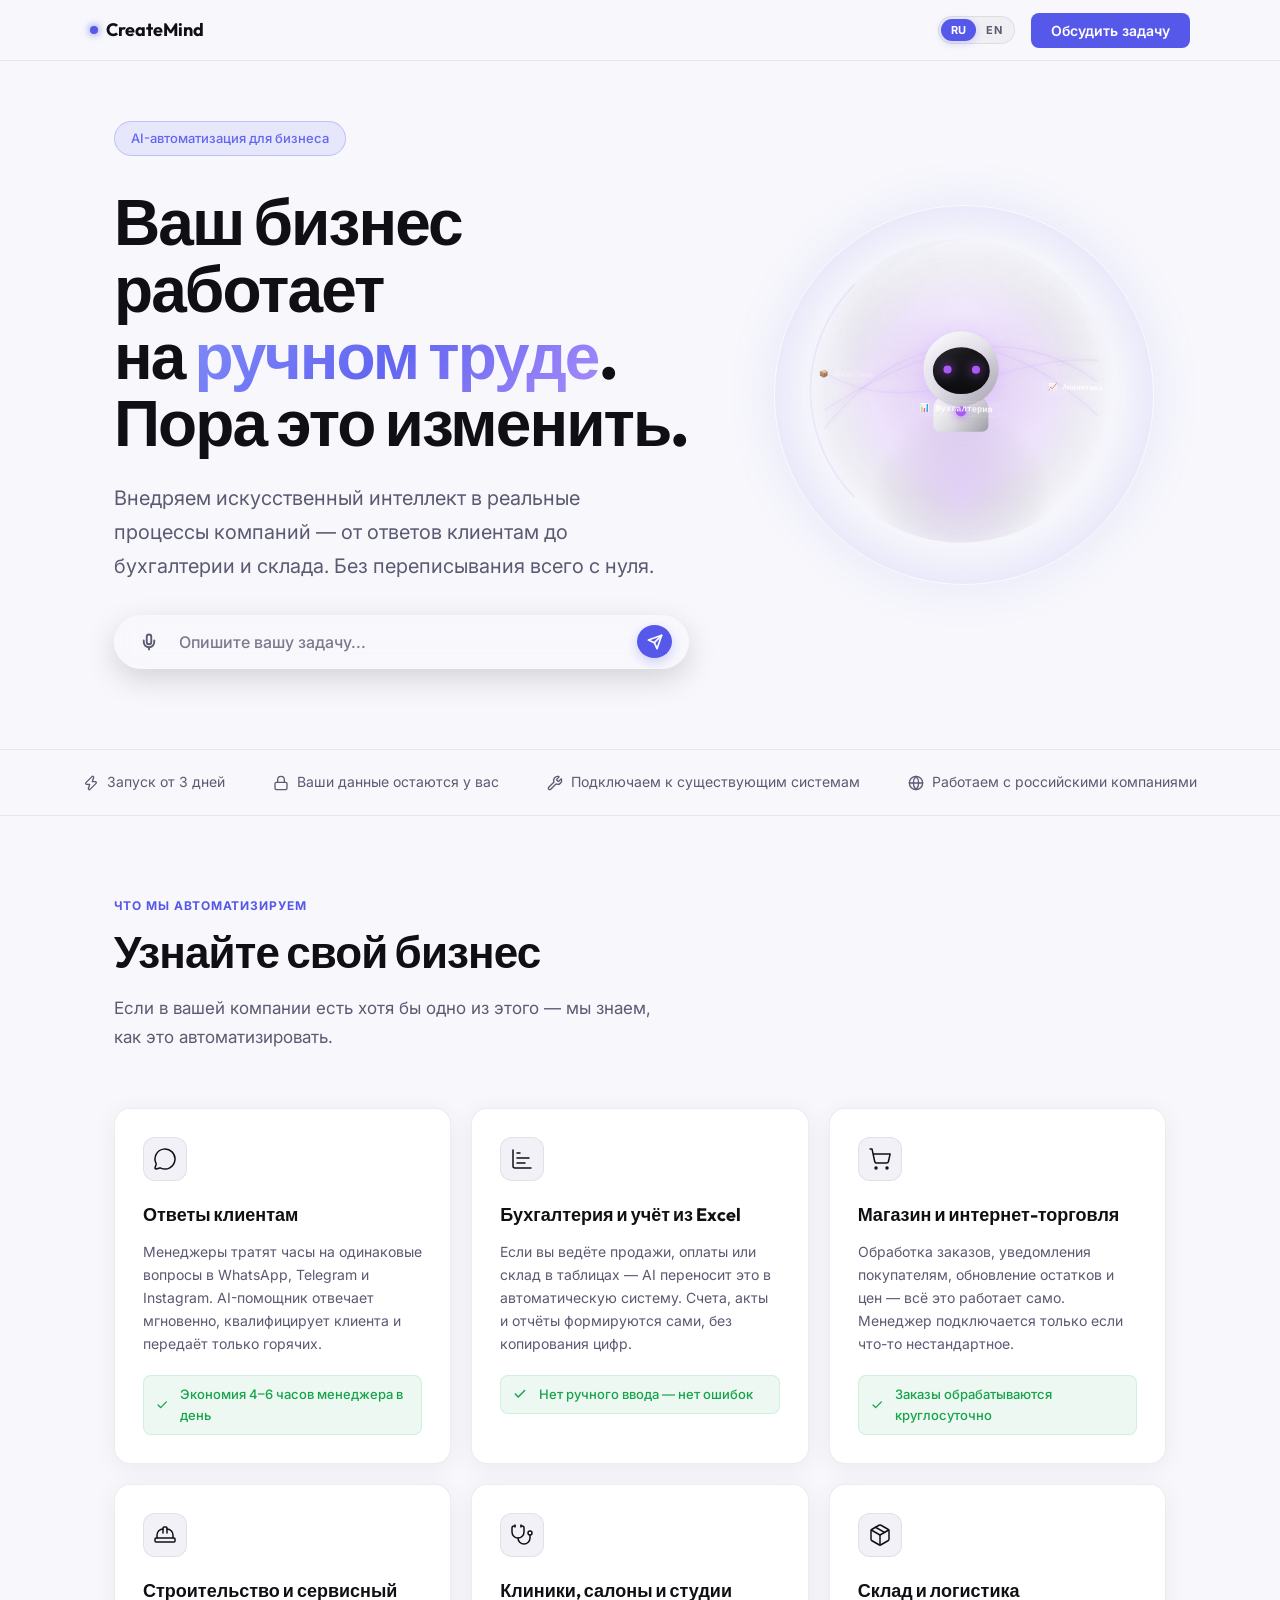
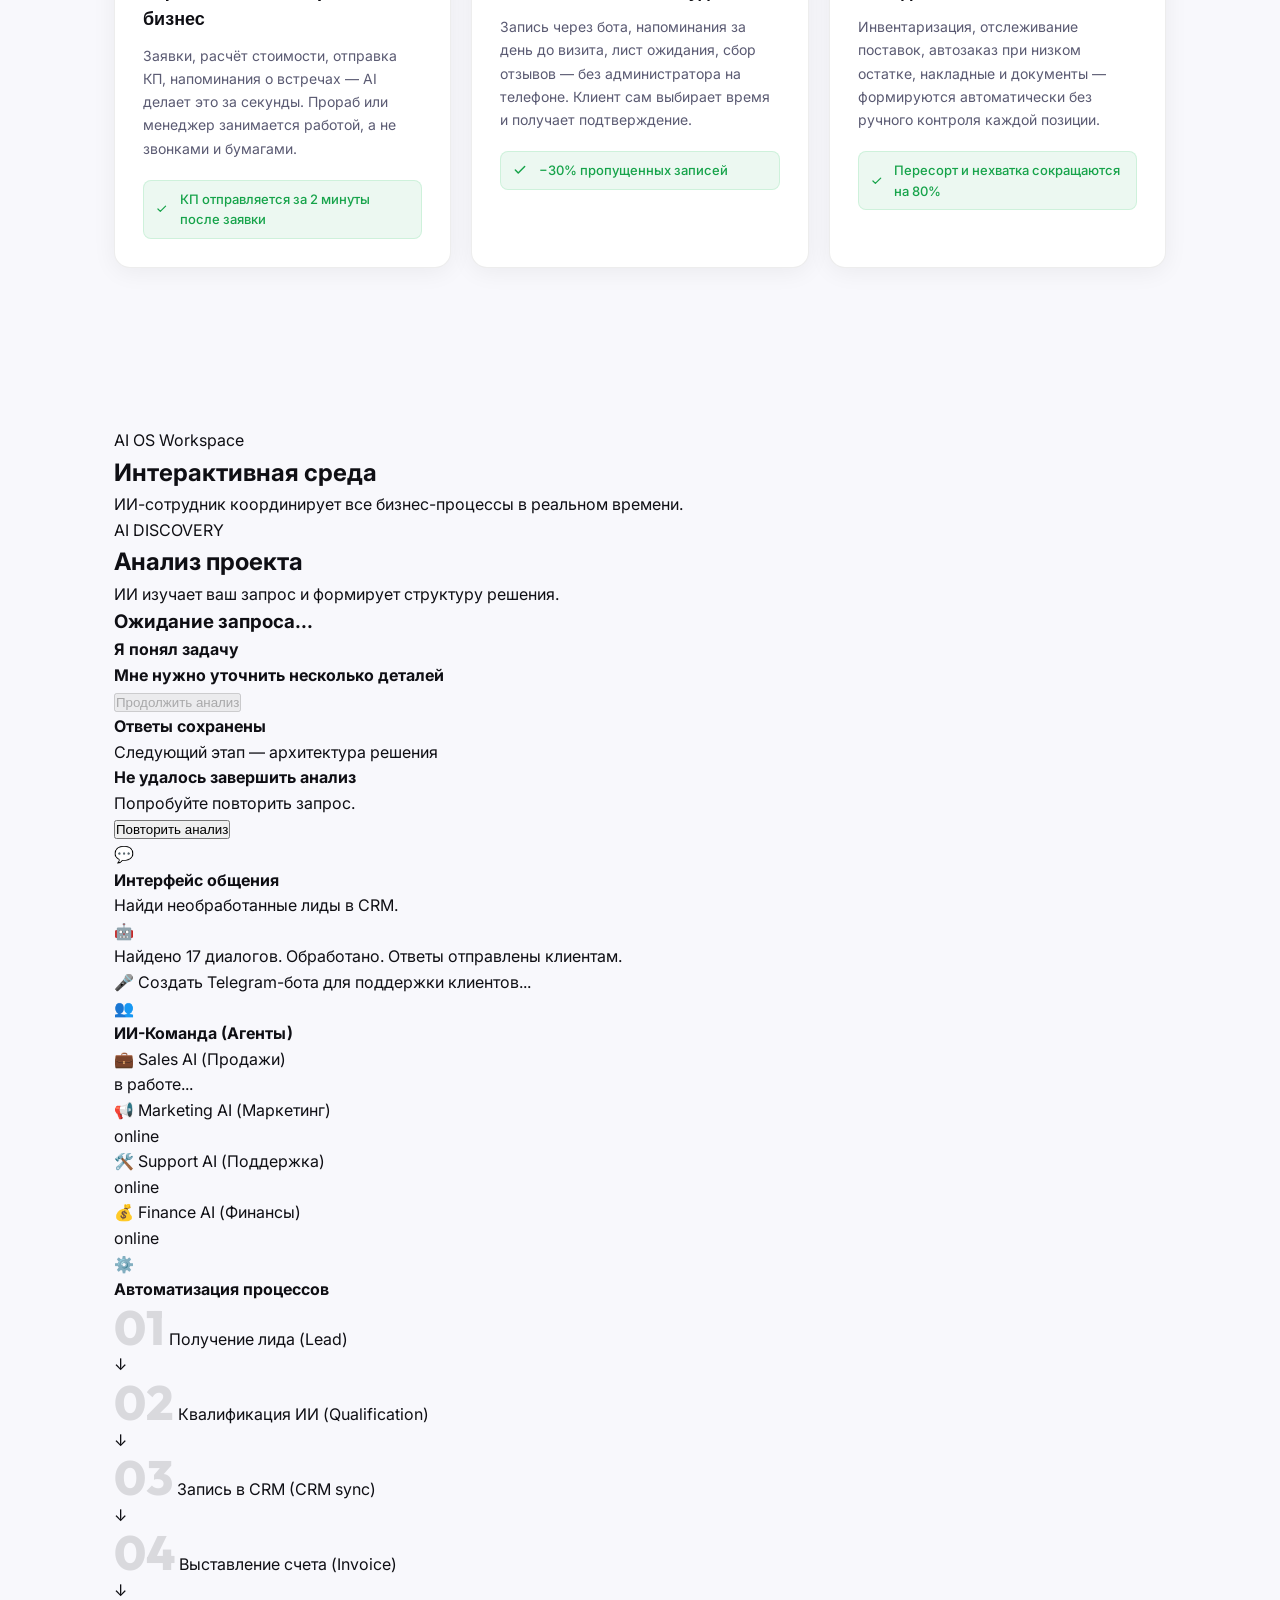
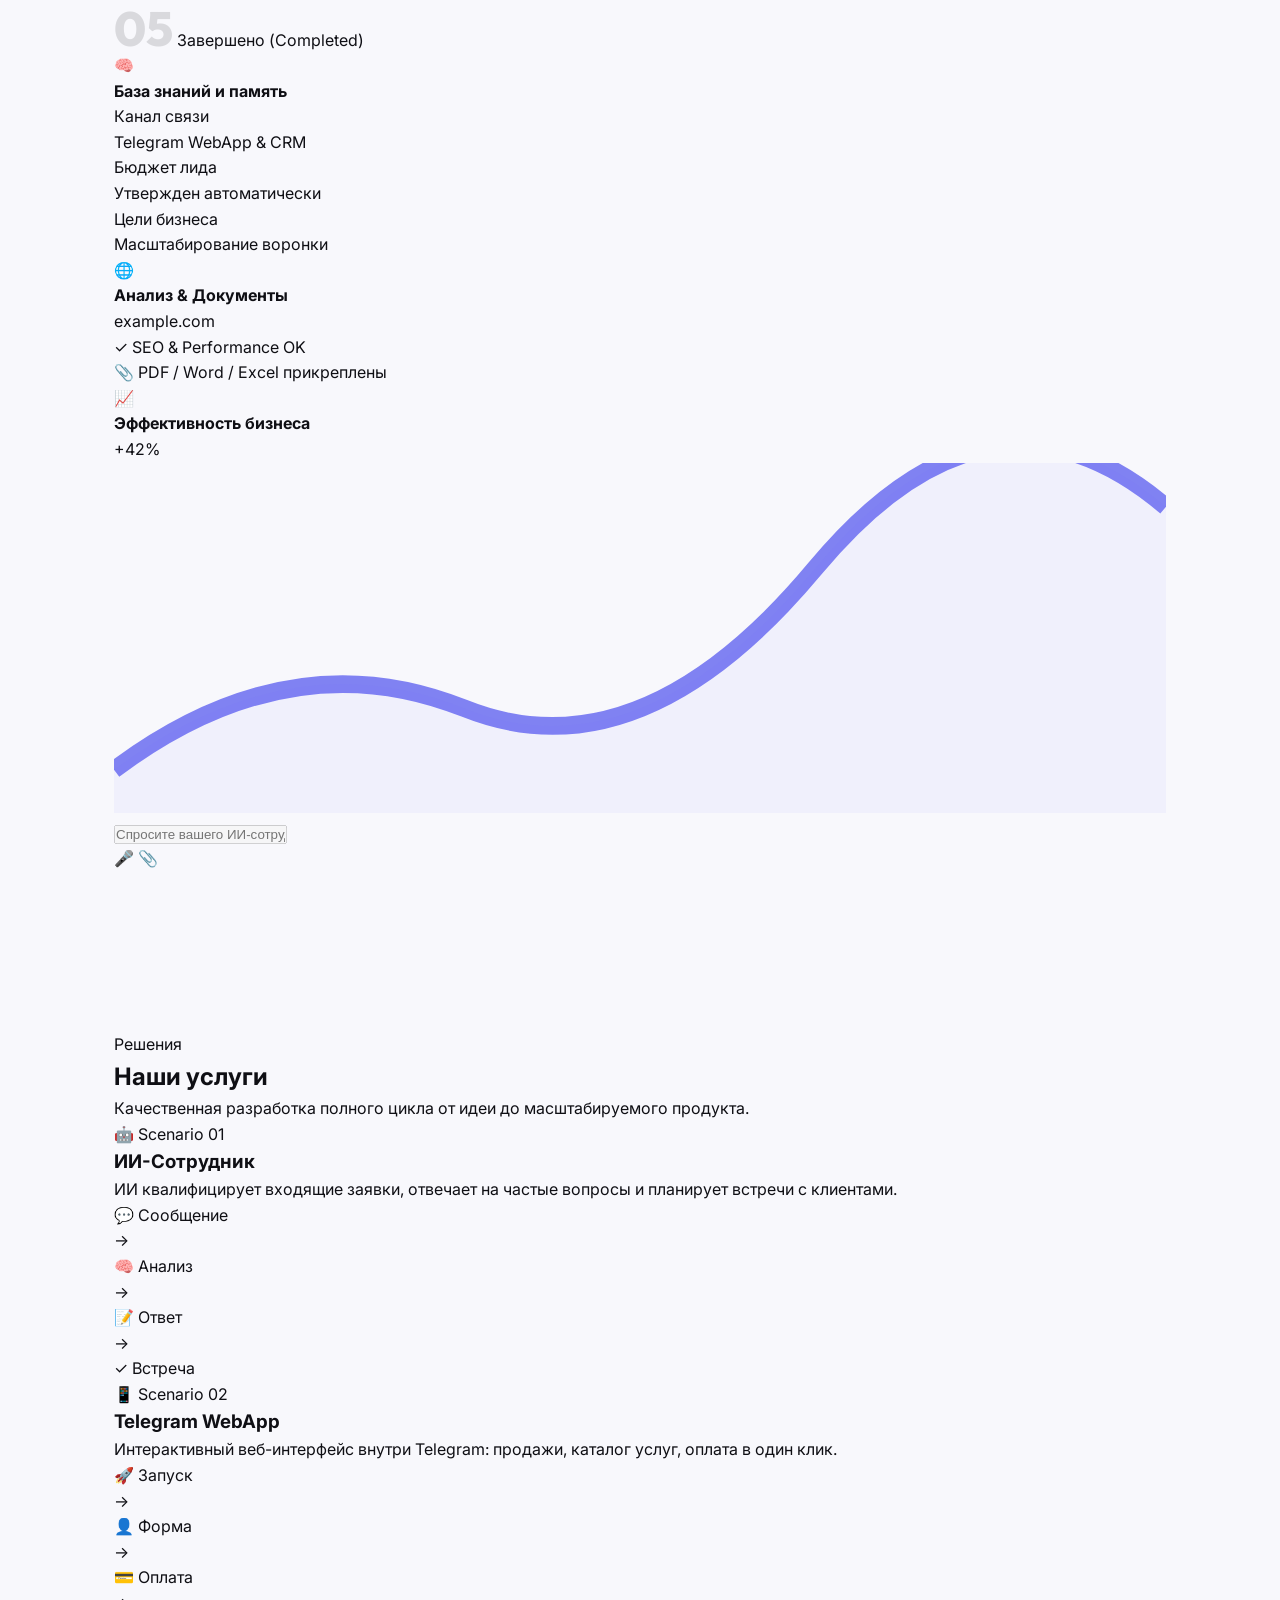
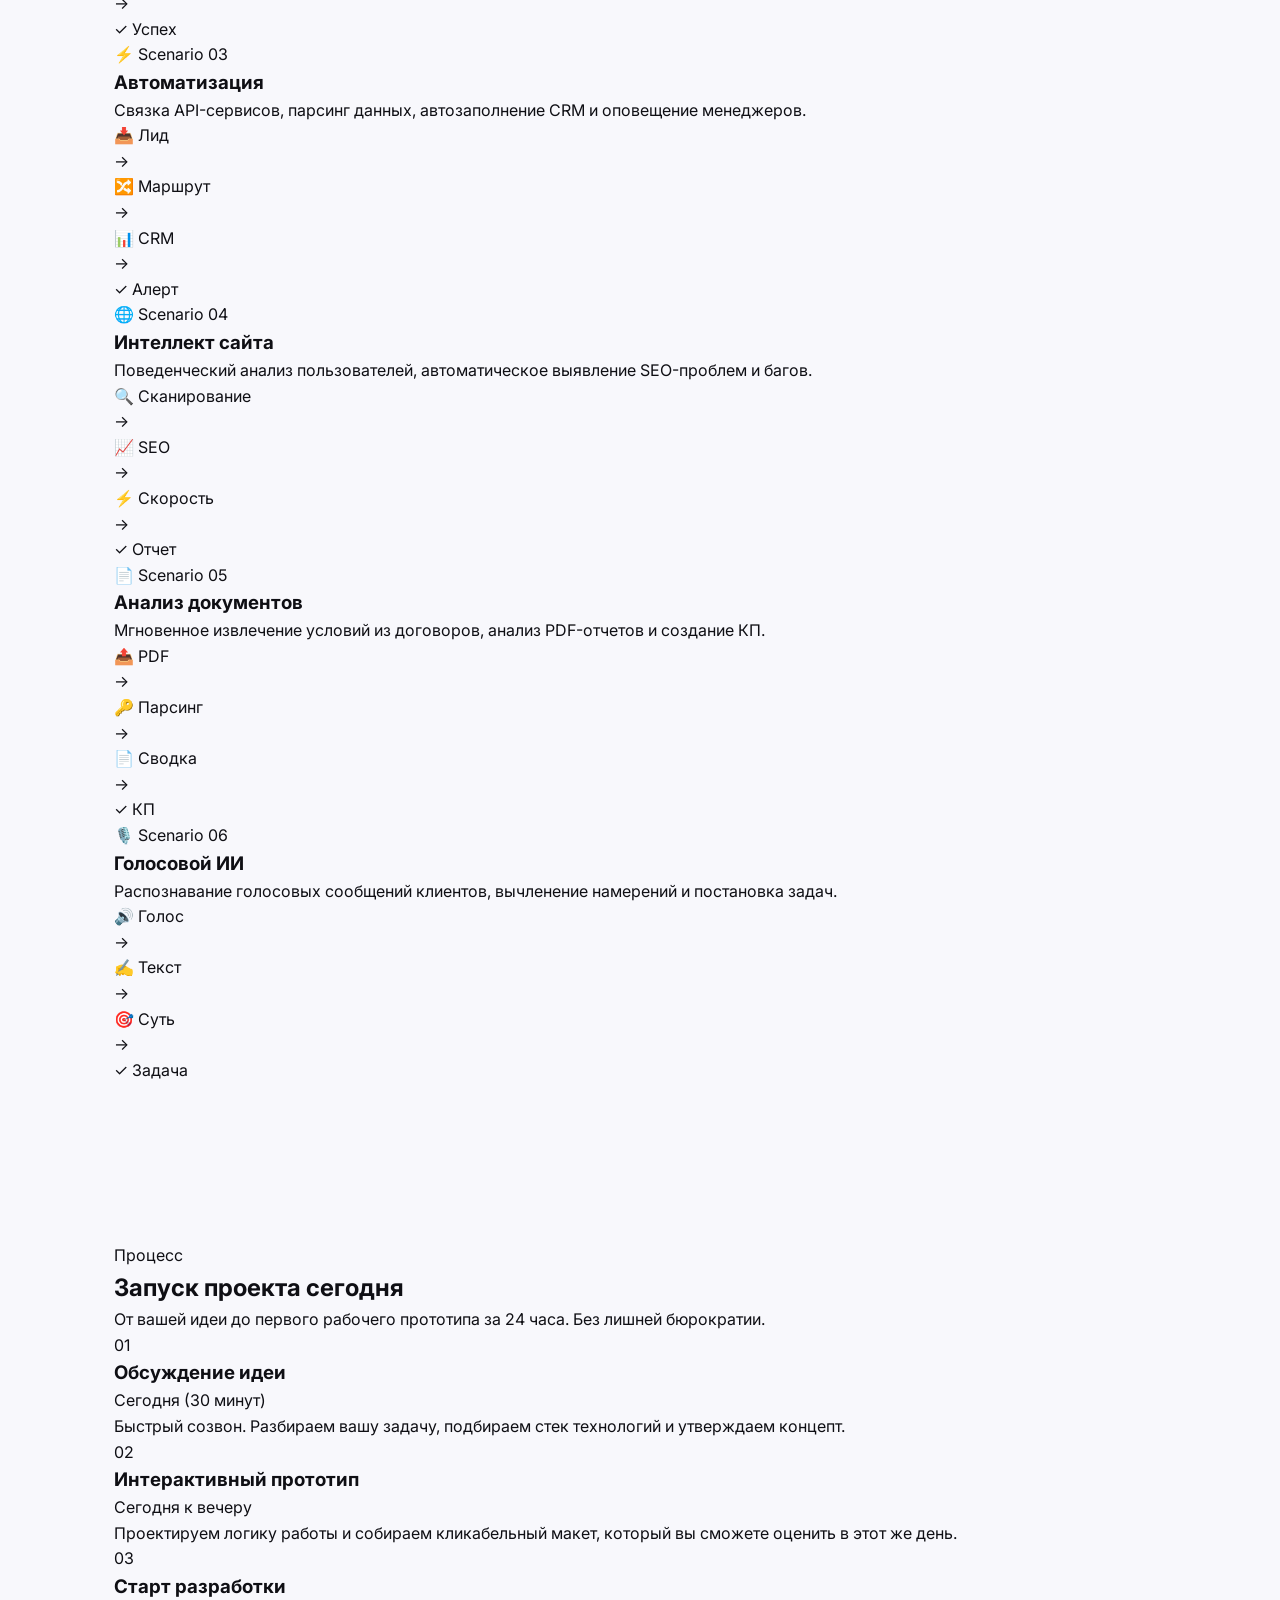
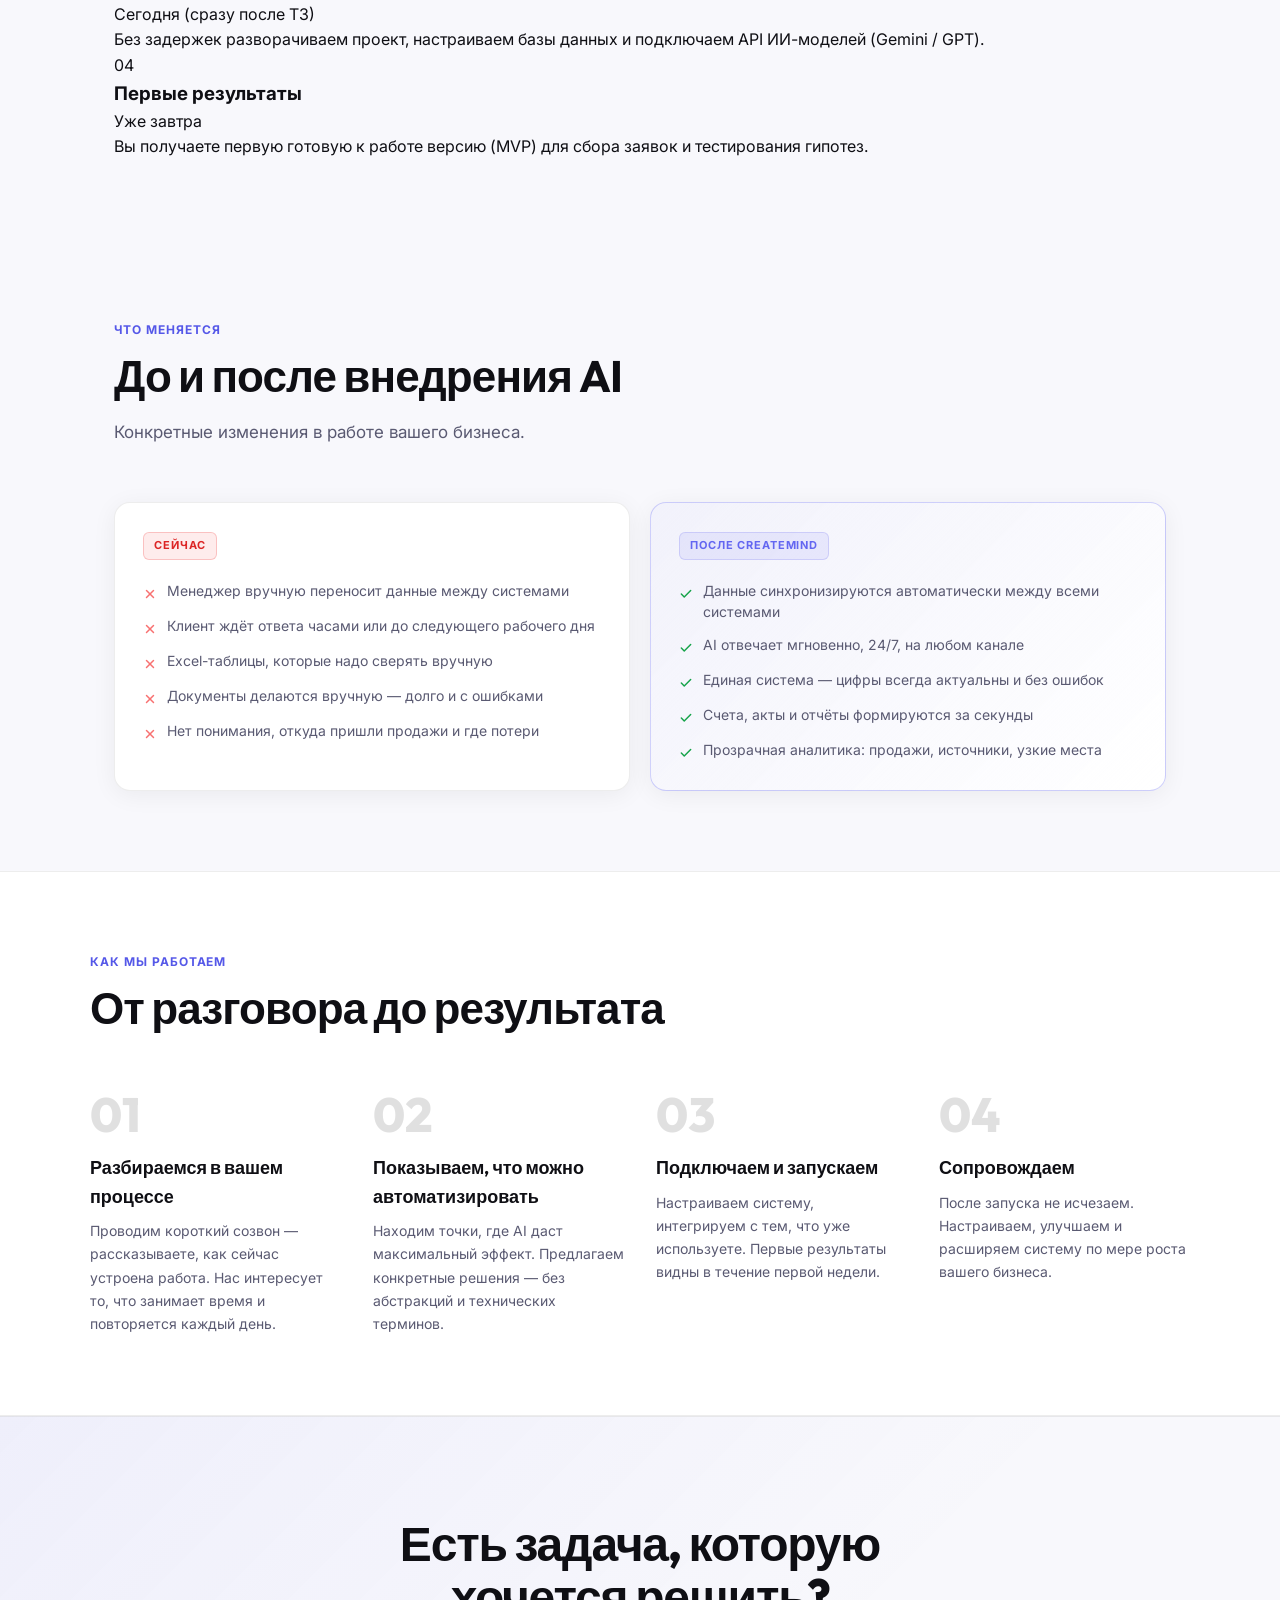
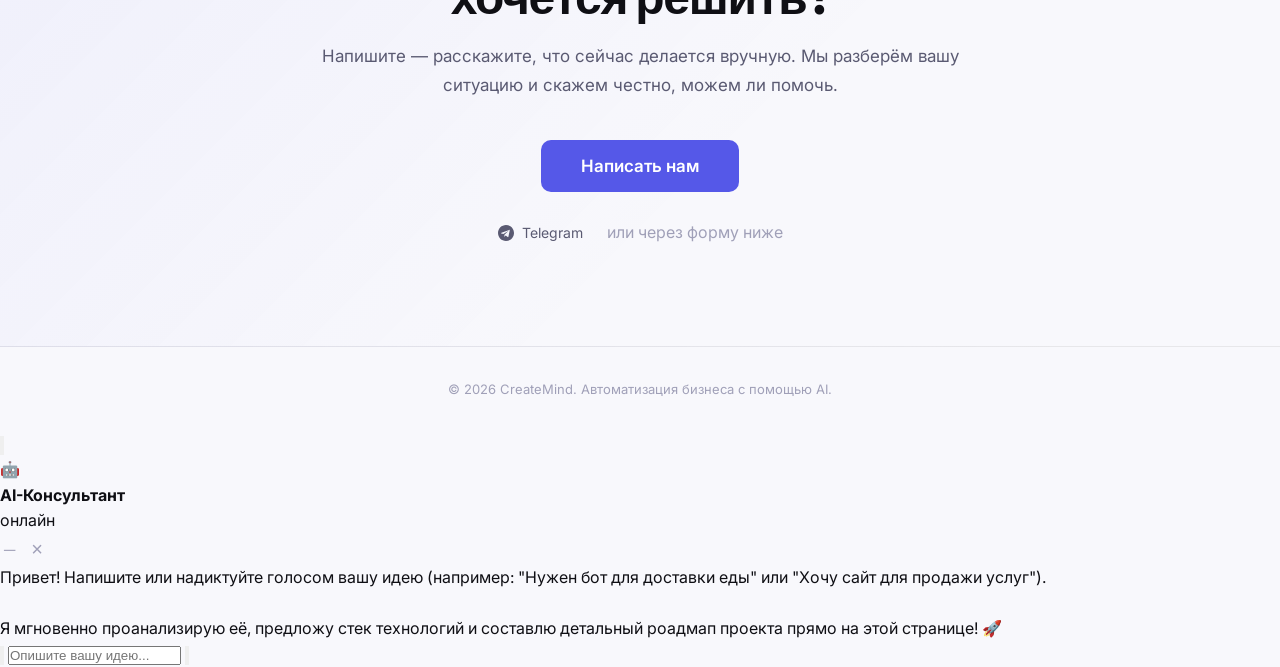
<file: index.html>
<!DOCTYPE html>
<html lang="ru">
<head>
    <meta charset="UTF-8">
    <meta name="viewport" content="width=device-width, initial-scale=1.0">
    <title>CreateMind — AI-автоматизация для бизнеса</title>
    <meta name="description" content="Автоматизируем процессы в вашем бизнесе с помощью искусственного интеллекта. AI-помощники, автоматизация продаж, документооборот, клиентский сервис.">
    <link rel="icon" type="image/png" href="favicon.png?v=2.80">
    <link rel="preconnect" href="https://fonts.googleapis.com">
    <link rel="preconnect" href="https://fonts.gstatic.com" crossorigin>
    <link href="https://fonts.googleapis.com/css2?family=Outfit:wght@300;400;500;600;700;800&family=Inter:wght@300;400;500;600&display=swap" rel="stylesheet">
    <style>
        *, *::before, *::after { box-sizing: border-box; margin: 0; padding: 0; }

        :root {
            --bg: #09090b;
            --surface: #111113;
            --surface2: #18181b;
            --border: rgba(255,255,255,0.07);
            --border-light: rgba(255,255,255,0.12);
            --text: #fafafa;
            --text-muted: #a1a1aa;
            --text-dim: #52525b;
            --accent: #6366f1;
            --accent-hover: #818cf8;
            --accent-glow: rgba(99, 102, 241, 0.15);
            --green: #22c55e;
            --green-bg: rgba(34, 197, 94, 0.08);
            --amber: #f59e0b;
            --radius: 16px;
            --radius-sm: 10px;
            --nav-bg: rgba(9,9,11,0.85);
            --shadow: 0 1px 3px rgba(0,0,0,0.4);
            --shadow-card: 0 4px 24px rgba(0,0,0,0.3);
        }

        @media (prefers-color-scheme: light) {
            :root {
                --bg: #f8f8fc;
                --surface: #ffffff;
                --surface2: #f1f1f7;
                --border: rgba(0,0,0,0.07);
                --border-light: rgba(0,0,0,0.12);
                --text: #0f0f14;
                --text-muted: #5a5a72;
                --text-dim: #a0a0b8;
                --accent: #5558e8;
                --accent-hover: #6366f1;
                --accent-glow: rgba(85, 88, 232, 0.10);
                --green: #16a34a;
                --green-bg: rgba(22, 163, 74, 0.08);
                --nav-bg: rgba(248,248,252,0.90);
                --shadow: 0 1px 3px rgba(0,0,0,0.08);
                --shadow-card: 0 4px 24px rgba(0,0,0,0.06);
            }
        }

        html { scroll-behavior: smooth; }

        body {
            background: var(--bg);
            color: var(--text);
            font-family: 'Inter', -apple-system, sans-serif;
            line-height: 1.6;
            -webkit-font-smoothing: antialiased;
        }

        /* ─── NAV ──────────────────────────────── */
        nav {
            position: sticky;
            top: 0;
            z-index: 100;
            background: var(--nav-bg);
            backdrop-filter: blur(20px);
            border-bottom: 1px solid var(--border);
            padding: 0 24px;
        }

        .nav-inner {
            max-width: 1100px;
            margin: 0 auto;
            height: 60px;
            display: flex;
            align-items: center;
            justify-content: space-between;
        }

        .logo {
            font-family: 'Outfit', sans-serif;
            font-size: 18px;
            font-weight: 700;
            color: var(--text);
            display: flex;
            align-items: center;
            gap: 8px;
        }

        .logo-dot {
            width: 8px;
            height: 8px;
            background: var(--accent);
            border-radius: 50%;
            box-shadow: 0 0 8px var(--accent);
        }

        .lang-container {
            display: flex;
            align-items: center;
            gap: 16px;
        }

        .lang-toggle {
            display: flex;
            background: rgba(255, 255, 255, 0.03);
            border: 1px solid rgba(255, 255, 255, 0.08);
            padding: 2px;
            border-radius: 9999px;
            backdrop-filter: blur(8px);
        }

        .lang-btn {
            background: transparent;
            border: none;
            color: var(--text-muted);
            font-size: 11px;
            font-weight: 700;
            padding: 4px 10px;
            border-radius: 9999px;
            cursor: pointer;
            transition: all 0.2s cubic-bezier(0.4, 0, 0.2, 1);
            font-family: 'Inter', sans-serif;
            letter-spacing: 0.03em;
        }

        .lang-btn.active {
            background: var(--accent);
            color: #fff;
            box-shadow: 0 2px 8px rgba(99, 102, 241, 0.3);
        }

        .lang-btn:hover:not(.active) {
            color: var(--text);
        }

        /* ─── ROBOT SPEECH BUBBLE ────────────────────── */
        .robot-speech-bubble {
            position: absolute;
            top: -24px;
            left: 50%;
            transform: translateX(-50%) translateY(10px) scale(0.9);
            background: rgba(15, 15, 20, 0.9);
            border: 1px solid rgba(255, 255, 255, 0.08);
            color: var(--text);
            padding: 10px 18px;
            border-radius: 16px;
            font-size: 13px;
            font-weight: 600;
            line-height: 1.4;
            white-space: nowrap;
            box-shadow: 0 10px 30px rgba(0, 0, 0, 0.4), inset 0 0 0 1px rgba(255,255,255,0.05);
            backdrop-filter: blur(12px);
            pointer-events: none;
            opacity: 0;
            transition: all 0.3s cubic-bezier(0.34, 1.56, 0.64, 1);
            z-index: 10;
        }

        .robot-speech-bubble::after {
            content: '';
            position: absolute;
            bottom: -6px;
            left: 50%;
            transform: translateX(-50%) rotate(45deg);
            width: 10px;
            height: 10px;
            background: rgba(15, 15, 20, 0.9);
            border-right: 1px solid rgba(255, 255, 255, 0.08);
            border-bottom: 1px solid rgba(255, 255, 255, 0.08);
        }

        #sphere-trigger:hover .robot-speech-bubble,
        .robot-speech-bubble.force-show {
            opacity: 1;
            transform: translateX(-50%) translateY(0) scale(1);
        }

        /* ─── CHATGPT INPUT BAR ──────────────────────── */
        .chatgpt-input-container {
            display: flex;
            align-items: center;
            width: 100%;
            max-width: 575px; /* Увеличено на 15% с 500px */
            margin: 0;
            background: rgba(255, 255, 255, 0.03);
            border: 1px solid rgba(255, 255, 255, 0.08);
            border-radius: 32px; /* Увеличено с 28px */
            padding: 8px 16px; /* Увеличено на ~15% с 6px 12px */
            backdrop-filter: blur(14px);
            transition: all 0.3s cubic-bezier(0.2, 0.8, 0.2, 1);
            box-shadow: 0 10px 30px rgba(0, 0, 0, 0.15);
            z-index: 5;
            position: relative;
        }

        .chatgpt-input-container:focus-within {
            border-color: rgba(99, 102, 241, 0.4);
            box-shadow: 0 0 25px rgba(99, 102, 241, 0.15), 0 10px 30px rgba(0, 0, 0, 0.2);
            background: rgba(255, 255, 255, 0.05);
        }

        .chatgpt-input-field {
            flex: 1;
            background: transparent;
            border: none;
            outline: none;
            color: var(--text);
            font-size: 16px; /* Увеличено на 15% с 14px */
            font-weight: 500;
            padding: 8px 12px;
            font-family: inherit;
        }

        .chatgpt-input-field::placeholder {
            color: var(--text-muted);
            opacity: 0.8;
        }

        .chatgpt-mic-btn, .chatgpt-send-btn {
            background: transparent;
            border: none;
            outline: none;
            cursor: pointer;
            display: flex;
            align-items: center;
            justify-content: center;
            padding: 9px; /* Увеличено с 8px */
            border-radius: 50%;
            transition: all 0.2s ease;
        }

        .chatgpt-mic-btn {
            color: var(--text-muted);
        }

        .chatgpt-mic-btn:hover {
            color: var(--text);
            background: rgba(255, 255, 255, 0.06);
        }
        
        .chatgpt-mic-btn.recording {
            color: #ef4444;
            background: rgba(239, 68, 68, 0.15);
            animation: pulse-mic 1.4s infinite;
        }

        .chatgpt-send-btn {
            color: #ffffff;
            background: var(--accent);
            box-shadow: 0 4px 12px rgba(99, 102, 241, 0.3);
        }

        .chatgpt-send-btn:hover {
            background: var(--accent-hover);
            transform: translateY(-1px);
            box-shadow: 0 6px 16px rgba(99, 102, 241, 0.4);
        }

        .chatgpt-send-btn svg {
            width: 16px; /* Увеличено на 15% с 14px */
            height: 16px; /* Увеличено на 15% с 14px */
            margin-left: 1px;
            margin-bottom: -1px;
        }

        .chatgpt-mic-btn svg {
            width: 18px; /* Увеличено на 15% с 16px */
            height: 18px; /* Увеличено на 15% с 16px */
        }

        @keyframes pulse-mic {
            0% { transform: scale(1); opacity: 1; }
            50% { transform: scale(1.1); opacity: 0.8; }
            100% { transform: scale(1); opacity: 1; }
        }

        /* ─── SPHERE STYLES ──────────────────────────── */
        .sphere-wrapper-col {
            flex: 0.8;
            min-width: 300px;
            display: flex;
            flex-direction: column;
            align-items: center;
            justify-content: center;
        }

        #sphere-trigger {
            position: relative;
            width: 380px;
            height: 380px;
            margin: 0 auto;
            cursor: pointer;
            display: flex;
            justify-content: center;
            align-items: center;
            z-index: 2;
        }

        #crystal-canvas {
            width: 380px;
            height: 380px;
            display: block;
        }

        #sphere-glow-ring {
            position: absolute;
            inset: 0;
            border-radius: 50%;
            pointer-events: none;
            box-shadow: inset 0 0 60px rgba(99, 102, 241, 0.18), 0 0 60px rgba(99, 102, 241, 0.12);
            border: 1px solid rgba(255, 255, 255, 0.07);
        }

        @media (prefers-color-scheme: light) {
            .lang-toggle {
                background: rgba(0, 0, 0, 0.03);
                border-color: rgba(0, 0, 0, 0.08);
            }
            .lang-btn {
                color: #5a5a72;
            }
            .lang-btn:hover:not(.active) {
                color: #0f0f14;
            }
            .robot-speech-bubble {
                background: rgba(255, 255, 255, 0.95);
                border-color: rgba(99, 102, 241, 0.15);
                color: #0f0f14;
                box-shadow: 0 10px 30px rgba(99, 102, 241, 0.08), 0 1px 3px rgba(0, 0, 0, 0.05);
            }
            .robot-speech-bubble::after {
                background: rgba(255, 255, 255, 0.95);
                border-right-color: rgba(99, 102, 241, 0.15);
                border-bottom-color: rgba(99, 102, 241, 0.15);
            }
        }

        .nav-cta {
            background: var(--accent);
            color: #fff;
            border: none;
            padding: 9px 20px;
            border-radius: 8px;
            font-size: 14px;
            font-weight: 600;
            cursor: pointer;
            transition: all 0.2s;
            font-family: 'Inter', sans-serif;
        }

        .nav-cta:hover {
            background: var(--accent-hover);
            transform: translateY(-1px);
        }

        /* ─── HERO ──────────────────────────────── */
        .hero {
            max-width: 1100px;
            margin: 0 auto;
            padding: 100px 24px 80px;
            text-align: center;
        }

        .hero-badge {
            display: inline-flex;
            align-items: center;
            gap: 8px;
            background: var(--accent-glow);
            border: 1px solid rgba(99, 102, 241, 0.3);
            border-radius: 9999px;
            padding: 6px 16px;
            font-size: 13px;
            font-weight: 500;
            color: var(--accent-hover);
            margin-bottom: 32px;
        }

        .hero-badge-dot {
            width: 6px;
            height: 6px;
            background: var(--green);
            border-radius: 50%;
            animation: blink 2s infinite;
        }

        @keyframes blink {
            0%, 100% { opacity: 1; }
            50% { opacity: 0.3; }
        }

        .hero h1 {
            font-family: 'Outfit', sans-serif;
            font-size: clamp(40px, 7vw, 76px);
            font-weight: 800;
            line-height: 1.05;
            letter-spacing: -0.03em;
            margin-bottom: 24px;
        }

        .hero h1 .accent {
            background: linear-gradient(135deg, #818cf8, #6366f1, #a78bfa);
            -webkit-background-clip: text;
            -webkit-text-fill-color: transparent;
            background-clip: text;
        }

        .hero p {
            font-size: clamp(16px, 2.5vw, 20px);
            color: var(--text-muted);
            max-width: 600px;
            margin: 0 auto 48px;
            line-height: 1.7;
        }

        .hero-actions {
            display: flex;
            gap: 12px;
            justify-content: center;
            flex-wrap: wrap;
        }

        .btn-primary {
            background: var(--accent);
            color: #fff;
            border: none;
            padding: 14px 32px;
            border-radius: var(--radius-sm);
            font-size: 16px;
            font-weight: 600;
            cursor: pointer;
            transition: all 0.2s;
            font-family: 'Inter', sans-serif;
            text-decoration: none;
            display: inline-block;
        }

        .btn-primary:hover {
            background: var(--accent-hover);
            transform: translateY(-2px);
            box-shadow: 0 8px 24px rgba(99, 102, 241, 0.3);
        }

        .btn-secondary {
            background: transparent;
            color: var(--text-muted);
            border: 1px solid var(--border-light);
            padding: 14px 32px;
            border-radius: var(--radius-sm);
            font-size: 16px;
            font-weight: 500;
            cursor: pointer;
            transition: all 0.2s;
            font-family: 'Inter', sans-serif;
            text-decoration: none;
            display: inline-block;
        }

        .btn-secondary:hover {
            border-color: rgba(255,255,255,0.25);
            color: var(--text);
        }

        /* ─── TRUST BAR ──────────────────────────────── */
        .trust-bar {
            border-top: 1px solid var(--border);
            border-bottom: 1px solid var(--border);
            padding: 20px 24px;
            display: flex;
            justify-content: center;
            gap: 48px;
            flex-wrap: wrap;
        }

        .trust-item {
            display: flex;
            align-items: center;
            gap: 8px;
            font-size: 14px;
            color: var(--text-muted);
        }

        .trust-item-icon {
            font-size: 16px;
        }

        /* ─── CASES ──────────────────────────────── */
        .section {
            max-width: 1100px;
            margin: 0 auto;
            padding: 80px 24px;
        }

        .section-label {
            font-size: 12px;
            font-weight: 700;
            text-transform: uppercase;
            letter-spacing: 0.08em;
            color: var(--accent);
            margin-bottom: 12px;
        }

        .section-title {
            font-family: 'Outfit', sans-serif;
            font-size: clamp(28px, 4vw, 44px);
            font-weight: 700;
            letter-spacing: -0.02em;
            margin-bottom: 16px;
            line-height: 1.15;
        }

        .section-subtitle {
            font-size: 17px;
            color: var(--text-muted);
            max-width: 540px;
            line-height: 1.7;
            margin-bottom: 56px;
        }

        /* Cases Grid */
        .cases-grid {
            display: grid;
            grid-template-columns: repeat(auto-fill, minmax(320px, 1fr));
            gap: 20px;
        }

        .case-card {
            background: var(--surface);
            border: 1px solid var(--border);
            border-radius: var(--radius);
            padding: 28px;
            transition: all 0.25s;
            position: relative;
            overflow: hidden;
            box-shadow: var(--shadow-card);
        }

        .case-card::before {
            content: '';
            position: absolute;
            inset: 0;
            background: radial-gradient(ellipse at top left, var(--accent-glow), transparent 70%);
            opacity: 0;
            transition: opacity 0.3s;
        }

        .case-card:hover {
            border-color: rgba(99, 102, 241, 0.3);
            transform: translateY(-3px);
            box-shadow: 0 8px 32px rgba(85, 88, 232, 0.12);
        }

        .case-card:hover::before {
            opacity: 1;
        }

        .case-icon {
            width: 44px;
            height: 44px;
            background: var(--surface2);
            border: 1px solid var(--border);
            border-radius: 12px;
            display: flex;
            align-items: center;
            justify-content: center;
            font-size: 20px;
            margin-bottom: 20px;
        }

        .case-title {
            font-family: 'Outfit', sans-serif;
            font-size: 18px;
            font-weight: 700;
            margin-bottom: 10px;
            position: relative;
        }

        .case-desc {
            font-size: 14px;
            color: var(--text-muted);
            line-height: 1.65;
            margin-bottom: 20px;
            position: relative;
        }

        .case-result {
            display: flex;
            align-items: center;
            gap: 8px;
            background: var(--green-bg);
            border: 1px solid rgba(34, 197, 94, 0.15);
            border-radius: 8px;
            padding: 8px 12px;
            font-size: 13px;
            font-weight: 500;
            color: var(--green);
            position: relative;
        }

        /* ─── HOW IT WORKS ──────────────────────────────── */
        .how-section {
            background: var(--surface);
            border-top: 1px solid var(--border);
            border-bottom: 1px solid var(--border);
            padding: 80px 24px;
        }

        .how-inner {
            max-width: 1100px;
            margin: 0 auto;
        }

        .steps-row {
            display: grid;
            grid-template-columns: repeat(auto-fit, minmax(220px, 1fr));
            gap: 32px;
            margin-top: 56px;
        }

        .step-item {
            position: relative;
        }

        .step-num {
            font-family: 'Outfit', sans-serif;
            font-size: 48px;
            font-weight: 800;
            color: var(--border-light);
            line-height: 1;
            margin-bottom: 16px;
        }

        .step-title {
            font-family: 'Outfit', sans-serif;
            font-size: 18px;
            font-weight: 700;
            margin-bottom: 8px;
        }

        .step-desc {
            font-size: 14px;
            color: var(--text-muted);
            line-height: 1.65;
        }

        /* ─── BEFORE/AFTER ──────────────────────────────── */
        .compare-grid {
            display: grid;
            grid-template-columns: 1fr 1fr;
            gap: 20px;
            margin-top: 48px;
        }

        @media (max-width: 640px) {
            .compare-grid { grid-template-columns: 1fr; }
        }

        .compare-col {
            background: var(--surface);
            border: 1px solid var(--border);
            border-radius: var(--radius);
            padding: 28px;
            box-shadow: var(--shadow-card);
        }

        .compare-col.after {
            border-color: rgba(99, 102, 241, 0.3);
            background: linear-gradient(135deg, rgba(99,102,241,0.04), var(--surface));
        }

        .compare-badge {
            display: inline-block;
            font-size: 11px;
            font-weight: 700;
            text-transform: uppercase;
            letter-spacing: 0.08em;
            padding: 4px 10px;
            border-radius: 6px;
            margin-bottom: 20px;
        }

        .compare-badge.before {
            background: rgba(239, 68, 68, 0.10);
            color: #dc2626;
            border: 1px solid rgba(239, 68, 68, 0.25);
        }

        .compare-badge.after {
            background: rgba(99, 102, 241, 0.1);
            color: var(--accent-hover);
            border: 1px solid rgba(99, 102, 241, 0.2);
        }

        .compare-list {
            list-style: none;
            display: flex;
            flex-direction: column;
            gap: 12px;
        }

        .compare-list li {
            display: flex;
            align-items: flex-start;
            gap: 10px;
            font-size: 14px;
            color: var(--text-muted);
            line-height: 1.5;
        }

        .compare-list li .icon {
            flex-shrink: 0;
            margin-top: 2px;
        }

        .compare-list.before li .icon { color: #f87171; }
        .compare-list.after li .icon { color: var(--green); }

        /* ─── CTA SECTION ──────────────────────────────── */
        .cta-section {
            background: linear-gradient(135deg, rgba(99,102,241,0.06) 0%, transparent 60%);
            border-top: 1px solid var(--border);
            border-bottom: 1px solid var(--border);
            padding: 100px 24px;
            text-align: center;
        }

        .cta-inner {
            max-width: 640px;
            margin: 0 auto;
        }

        .cta-section h2 {
            font-family: 'Outfit', sans-serif;
            font-size: clamp(28px, 5vw, 48px);
            font-weight: 800;
            letter-spacing: -0.025em;
            line-height: 1.1;
            margin-bottom: 20px;
        }

        .cta-section p {
            font-size: 17px;
            color: var(--text-muted);
            margin-bottom: 40px;
            line-height: 1.7;
        }

        .cta-link-options {
            display: flex;
            justify-content: center;
            gap: 24px;
            margin-top: 28px;
            flex-wrap: wrap;
        }

        .cta-link {
            display: flex;
            align-items: center;
            gap: 8px;
            font-size: 14px;
            color: var(--text-muted);
            text-decoration: none;
            transition: color 0.2s;
        }

        .cta-link:hover { color: var(--text); }

        /* ─── FOOTER ──────────────────────────────── */
        footer {
            padding: 32px 24px;
            text-align: center;
        }

        footer p {
            font-size: 13px;
            color: var(--text-dim);
        }

        /* ─── CONTACT FORM MODAL ──────────────────────────────── */
        .modal-overlay {
            position: fixed;
            inset: 0;
            background: rgba(0,0,0,0.7);
            backdrop-filter: blur(8px);
            z-index: 999;
            display: flex;
            align-items: center;
            justify-content: center;
            padding: 24px;
            opacity: 0;
            pointer-events: none;
            transition: opacity 0.25s;
        }

        .modal-overlay.open {
            opacity: 1;
            pointer-events: all;
        }

        .modal {
            background: var(--surface);
            border: 1px solid var(--border-light);
            border-radius: 20px;
            padding: 40px;
            max-width: 480px;
            width: 100%;
            transform: translateY(16px);
            transition: transform 0.25s;
            box-shadow: 0 24px 64px rgba(0,0,0,0.18);
        }

        .modal-overlay.open .modal {
            transform: translateY(0);
        }

        .modal h3 {
            font-family: 'Outfit', sans-serif;
            font-size: 24px;
            font-weight: 700;
            margin-bottom: 8px;
        }

        .modal p {
            font-size: 14px;
            color: var(--text-muted);
            margin-bottom: 28px;
        }

        .form-group {
            margin-bottom: 16px;
        }

        .form-group label {
            display: block;
            font-size: 13px;
            font-weight: 500;
            color: var(--text-muted);
            margin-bottom: 6px;
        }

        .form-group input,
        .form-group textarea {
            width: 100%;
            background: var(--bg);
            border: 1px solid var(--border-light);
            border-radius: 10px;
            padding: 12px 16px;
            font-size: 15px;
            color: var(--text);
            font-family: 'Inter', sans-serif;
            outline: none;
            transition: border-color 0.2s;
        }

        .form-group input:focus,
        .form-group textarea:focus {
            border-color: rgba(99, 102, 241, 0.5);
        }

        .form-group textarea {
            resize: none;
            height: 100px;
        }

        .form-submit {
            width: 100%;
            background: var(--accent);
            color: #fff;
            border: none;
            padding: 14px;
            border-radius: 10px;
            font-size: 16px;
            font-weight: 600;
            cursor: pointer;
            font-family: 'Inter', sans-serif;
            margin-top: 8px;
            transition: background 0.2s;
        }

        .form-submit:hover { background: var(--accent-hover); }

        .modal-close {
            position: absolute;
            top: 20px;
            right: 20px;
            background: none;
            border: none;
            color: var(--text-muted);
            font-size: 24px;
            cursor: pointer;
            line-height: 1;
            padding: 4px;
        }

        .modal { position: relative; }

        .form-success {
            text-align: center;
            padding: 20px 0;
        }

        .form-success-icon {
            font-size: 48px;
            margin-bottom: 16px;
        }

        /* ─── RESPONSIVE ──────────────────────────────── */
        @media (max-width: 768px) {
            .trust-bar { gap: 20px; }
            .steps-row { grid-template-columns: 1fr 1fr; }
            .modal { padding: 28px 20px; }

            /* Мобильная Hero оптимизация */
            .hero {
                padding: 40px 16px 40px !important;
            }
            .hero h1 {
                font-size: 32px !important;
                line-height: 1.25 !important;
                margin-bottom: 16px !important;
            }
            .hero p {
                font-size: 14px !important;
                margin-bottom: 24px !important;
                max-width: 100% !important;
            }
            .chatgpt-input-container {
                max-width: 100% !important;
                margin-top: 10px !important;
            }
            
            /* Мобильное сжатие сферы и робота */
            #sphere-trigger {
                width: 250px !important;
                height: 250px !important;
                margin: 25px auto 0 !important;
            }
            #crystal-canvas {
                width: 250px !important;
                height: 250px !important;
            }
            .robot-speech-bubble {
                font-size: 11px !important;
                padding: 6px 12px !important;
                top: -14px !important;
            }
        }

        @media (max-width: 480px) {
            .steps-row { grid-template-columns: 1fr; }
            .trust-bar { flex-direction: column; align-items: center; gap: 12px; }
        }
    </style>
</head>
<body>

    <!-- NAV -->
    <nav>
        <div class="nav-inner">
            <div class="logo">
                <div class="logo-dot"></div>
                CreateMind
            </div>
            <div class="lang-container">
                <div class="lang-toggle">
                    <button class="lang-btn active" id="lang-ru" data-lang="ru" onclick="toggleLanguage('ru')">RU</button>
                    <button class="lang-btn" id="lang-en" data-lang="en" onclick="toggleLanguage('en')">EN</button>
                </div>
                <button class="nav-cta" data-translate onclick="openModal()" data-ru="Обсудить задачу" data-en="Discuss project">Обсудить задачу</button>
            </div>
        </div>
    </nav>

    <!-- HERO -->
    <section class="hero" style="max-width: 1100px; margin: 0 auto; padding: 60px 24px 80px; text-align: left;">
        <div style="display: flex; align-items: center; justify-content: space-between; gap: 40px; flex-wrap: wrap;">
            <div style="flex: 1.2; min-width: 320px;">
                <div class="hero-badge" data-translate data-ru="AI-автоматизация для бизнеса" data-en="AI Automation for Business">
                    <span class="hero-badge-dot"></span>
                    AI-автоматизация для бизнеса
                </div>
                <h1 style="text-align: left; font-size: clamp(36px, 6vw, 64px);" data-translate-html data-ru="Ваш бизнес работает<br>на <span class='accent'>ручном труде</span>.<br>Пора это изменить." data-en="Your business runs<br>on <span class='accent'>manual labor</span>.<br>Time to change that.">
                    Ваш бизнес работает<br>
                    на <span class="accent">ручном труде</span>.<br>
                    Пора это изменить.
                </h1>
                <p style="margin: 0 0 32px 0; max-width: 540px;" data-translate data-ru="Внедряем искусственный интеллект в реальные процессы компаний — от ответов клиентам до бухгалтерии и склада. Без переписывания всего с нуля." data-en="We integrate artificial intelligence into real business processes — from customer replies to accounting and warehouse. No rebuild needed.">
                    Внедряем искусственный интеллект в реальные процессы компаний — от ответов клиентам до бухгалтерии и склада. Без переписывания всего с нуля.
                </p>
                
                <!-- ChatGPT Style Input Bar -->
                <div class="chatgpt-input-container">
                    <button class="chatgpt-mic-btn" id="hero-voice-btn" title="Отправить голосовое">
                        <svg xmlns="http://www.w3.org/2000/svg" viewBox="0 0 24 24" fill="none" stroke="currentColor" stroke-width="2.5" stroke-linecap="round" stroke-linejoin="round">
                            <path d="M12 2a3 3 0 0 0-3 3v7a3 3 0 0 0 6 0V5a3 3 0 0 0-3-3Z"/>
                            <path d="M19 10v2a7 7 0 0 1-14 0v-2"/>
                            <line x1="12" x2="12" y1="19" y2="22"/>
                        </svg>
                    </button>
                    <input type="text" id="hero-input-field" class="chatgpt-input-field" placeholder="Опишите вашу задачу..." data-translate-placeholder data-placeholder-ru="Опишите вашу задачу..." data-placeholder-en="Describe your task...">
                    <button class="chatgpt-send-btn" id="hero-send-btn" title="Отправить сообщение">
                        <svg xmlns="http://www.w3.org/2000/svg" viewBox="0 0 24 24" fill="none" stroke="currentColor" stroke-width="2.5" stroke-linecap="round" stroke-linejoin="round">
                            <line x1="22" x2="11" y1="2" y2="13"/>
                            <polygon points="22 2 15 22 11 13 2 9 22 2"/>
                        </svg>
                    </button>
                </div>
            </div>
            
            <div class="sphere-wrapper-col">
                <div id="sphere-trigger">
                    <div class="robot-speech-bubble" id="robot-bubble">
                        <span id="bubble-text">Какая у вас задача для меня?</span>
                    </div>
                    <canvas id="crystal-canvas"></canvas>
                    <div id="sphere-glow-ring"></div>
                </div>
            </div>
        </div>
    </section>

    <!-- TRUST BAR -->
    <div class="trust-bar">
        <div class="trust-item">
            <span class="trust-item-icon"><svg xmlns="http://www.w3.org/2000/svg" width="16" height="16" viewBox="0 0 24 24" fill="none" stroke="currentColor" stroke-width="2" stroke-linecap="round" stroke-linejoin="round" style="vertical-align:middle"><path d="M15.914 4a1.5 1.5 0 00-2.474-1.561l-9 9A1.5 1.5 0 005.5 14h4.002a.5.5 0 01.471.666L8.086 20a1.5 1.5 0 002.475 1.56l9-9A1.5 1.5 0 0018.5 10h-3.997a.5.5 0 01-.472-.667z"/></svg></span>
            <span data-translate data-ru="Запуск от 3 дней" data-en="Launch in 3 days">Запуск от 3 дней</span>
        </div>
        <div class="trust-item">
            <span class="trust-item-icon"><svg xmlns="http://www.w3.org/2000/svg" width="16" height="16" viewBox="0 0 24 24" fill="none" stroke="currentColor" stroke-width="2" stroke-linecap="round" stroke-linejoin="round" style="vertical-align:middle"><rect width="18" height="11" x="3" y="11" rx="2" ry="2"/><path d="M7 11V7a5 5 0 0 1 10 0v4"/></svg></span>
            <span data-translate data-ru="Ваши данные остаются у вас" data-en="Your data stays yours">Ваши данные остаются у вас</span>
        </div>
        <div class="trust-item">
            <span class="trust-item-icon"><svg xmlns="http://www.w3.org/2000/svg" width="16" height="16" viewBox="0 0 24 24" fill="none" stroke="currentColor" stroke-width="2" stroke-linecap="round" stroke-linejoin="round" style="vertical-align:middle"><path d="M14.7 6.3a1 1 0 0 0 0 1.4l1.6 1.6a1 1 0 0 0 1.4 0l3.106-3.105c.32-.322.863-.22.983.218a6 6 0 0 1-8.259 7.057l-7.91 7.91a1 1 0 0 1-2.999-3l7.91-7.91a6 6 0 0 1 7.057-8.259c.438.12.54.662.219.984z"/></svg></span>
            <span data-translate data-ru="Подключаем к существующим системам" data-en="Connects to your tools">Подключаем к существующим системам</span>
        </div>
        <div class="trust-item">
            <span class="trust-item-icon"><svg xmlns="http://www.w3.org/2000/svg" width="16" height="16" viewBox="0 0 24 24" fill="none" stroke="currentColor" stroke-width="2" stroke-linecap="round" stroke-linejoin="round" style="vertical-align:middle"><circle cx="12" cy="12" r="10"/><path d="M12 2a14.5 14.5 0 0 0 0 20 14.5 14.5 0 0 0 0-20"/><path d="M2 12h20"/></svg></span>
            Работаем с российскими компаниями
        </div>
    </div>

    <!-- CASES -->
    <section class="section" id="cases">
        <div class="section-label">Что мы автоматизируем</div>
        <h2 class="section-title">Узнайте свой бизнес</h2>
        <p class="section-subtitle">
            Если в вашей компании есть хотя бы одно из этого — мы знаем, как это автоматизировать.
        </p>

        <div class="cases-grid">

            <!-- 1 -->
            <div class="case-card">
                <div class="case-icon"><svg xmlns="http://www.w3.org/2000/svg" width="24" height="24" viewBox="0 0 24 24" fill="none" stroke="currentColor" stroke-width="1.5" stroke-linecap="round" stroke-linejoin="round"><path d="M2.992 16.342a2 2 0 0 1 .094 1.167l-1.065 3.29a1 1 0 0 0 1.236 1.168l3.413-.998a2 2 0 0 1 1.099.092 10 10 0 1 0-4.777-4.719"/></svg></div>
                <h3 class="case-title">Ответы клиентам</h3>
                <p class="case-desc">
                    Менеджеры тратят часы на одинаковые вопросы в WhatsApp, Telegram и Instagram. AI-помощник отвечает мгновенно, квалифицирует клиента и передаёт только горячих.
                </p>
                <div class="case-result"><svg xmlns="http://www.w3.org/2000/svg" width="14" height="14" viewBox="0 0 24 24" fill="none" stroke="currentColor" stroke-width="2.5" stroke-linecap="round" stroke-linejoin="round" style="vertical-align:middle;margin-right:4px"><path d="M20 6 9 17l-5-5"/></svg> Экономия 4–6 часов менеджера в день</div>
            </div>

            <!-- 2 -->
            <div class="case-card">
                <div class="case-icon"><svg xmlns="http://www.w3.org/2000/svg" width="24" height="24" viewBox="0 0 24 24" fill="none" stroke="currentColor" stroke-width="1.5" stroke-linecap="round" stroke-linejoin="round"><path d="M3 3v16a2 2 0 0 0 2 2h16"/><path d="M7 16h8"/><path d="M7 11h12"/><path d="M7 6h3"/></svg></div>
                <h3 class="case-title">Бухгалтерия и учёт из Excel</h3>
                <p class="case-desc">
                    Если вы ведёте продажи, оплаты или склад в таблицах — AI переносит это в автоматическую систему. Счета, акты и отчёты формируются сами, без копирования цифр.
                </p>
                <div class="case-result"><svg xmlns="http://www.w3.org/2000/svg" width="14" height="14" viewBox="0 0 24 24" fill="none" stroke="currentColor" stroke-width="2.5" stroke-linecap="round" stroke-linejoin="round" style="vertical-align:middle;margin-right:4px"><path d="M20 6 9 17l-5-5"/></svg> Нет ручного ввода — нет ошибок</div>
            </div>

            <!-- 3 -->
            <div class="case-card">
                <div class="case-icon"><svg xmlns="http://www.w3.org/2000/svg" width="24" height="24" viewBox="0 0 24 24" fill="none" stroke="currentColor" stroke-width="1.5" stroke-linecap="round" stroke-linejoin="round"><circle cx="8" cy="21" r="1"/><circle cx="19" cy="21" r="1"/><path d="M2.05 2.05h2l2.66 12.42a2 2 0 0 0 2 1.58h9.78a2 2 0 0 0 1.95-1.57l1.65-7.43H5.12"/></svg></div>
                <h3 class="case-title">Магазин и интернет-торговля</h3>
                <p class="case-desc">
                    Обработка заказов, уведомления покупателям, обновление остатков и цен — всё это работает само. Менеджер подключается только если что-то нестандартное.
                </p>
                <div class="case-result"><svg xmlns="http://www.w3.org/2000/svg" width="14" height="14" viewBox="0 0 24 24" fill="none" stroke="currentColor" stroke-width="2.5" stroke-linecap="round" stroke-linejoin="round" style="vertical-align:middle;margin-right:4px"><path d="M20 6 9 17l-5-5"/></svg> Заказы обрабатываются круглосуточно</div>
            </div>

            <!-- 4 -->
            <div class="case-card">
                <div class="case-icon"><svg xmlns="http://www.w3.org/2000/svg" width="24" height="24" viewBox="0 0 24 24" fill="none" stroke="currentColor" stroke-width="1.5" stroke-linecap="round" stroke-linejoin="round"><path d="M10 10V5a1 1 0 0 1 1-1h2a1 1 0 0 1 1 1v5"/><path d="M14 6a6 6 0 0 1 6 6v3"/><path d="M4 15v-3a6 6 0 0 1 6-6"/><rect x="2" y="15" width="20" height="4" rx="1"/></svg></div>
                <h3 class="case-title">Строительство и сервисный бизнес</h3>
                <p class="case-desc">
                    Заявки, расчёт стоимости, отправка КП, напоминания о встречах — AI делает это за секунды. Прораб или менеджер занимается работой, а не звонками и бумагами.
                </p>
                <div class="case-result"><svg xmlns="http://www.w3.org/2000/svg" width="14" height="14" viewBox="0 0 24 24" fill="none" stroke="currentColor" stroke-width="2.5" stroke-linecap="round" stroke-linejoin="round" style="vertical-align:middle;margin-right:4px"><path d="M20 6 9 17l-5-5"/></svg> КП отправляется за 2 минуты после заявки</div>
            </div>

            <!-- 5 -->
            <div class="case-card">
                <div class="case-icon"><svg xmlns="http://www.w3.org/2000/svg" width="24" height="24" viewBox="0 0 24 24" fill="none" stroke="currentColor" stroke-width="1.5" stroke-linecap="round" stroke-linejoin="round"><path d="M11 2v2"/><path d="M5 2v2"/><path d="M5 3H4a2 2 0 0 0-2 2v4a6 6 0 0 0 12 0V5a2 2 0 0 0-2-2h-1"/><path d="M8 15a6 6 0 0 0 12 0v-3"/><circle cx="20" cy="10" r="2"/></svg></div>
                <h3 class="case-title">Клиники, салоны и студии</h3>
                <p class="case-desc">
                    Запись через бота, напоминания за день до визита, лист ожидания, сбор отзывов — без администратора на телефоне. Клиент сам выбирает время и получает подтверждение.
                </p>
                <div class="case-result"><svg xmlns="http://www.w3.org/2000/svg" width="14" height="14" viewBox="0 0 24 24" fill="none" stroke="currentColor" stroke-width="2.5" stroke-linecap="round" stroke-linejoin="round" style="vertical-align:middle;margin-right:4px"><path d="M20 6 9 17l-5-5"/></svg> −30% пропущенных записей</div>
            </div>

            <!-- 6 -->
            <div class="case-card">
                <div class="case-icon"><svg xmlns="http://www.w3.org/2000/svg" width="24" height="24" viewBox="0 0 24 24" fill="none" stroke="currentColor" stroke-width="1.5" stroke-linecap="round" stroke-linejoin="round"><path d="M11 21.73a2 2 0 0 0 2 0l7-4A2 2 0 0 0 21 16V8a2 2 0 0 0-1-1.73l-7-4a2 2 0 0 0-2 0l-7 4A2 2 0 0 0 3 8v8a2 2 0 0 0 1 1.73z"/><path d="M12 22V12"/><polyline points="3.29 7 12 12 20.71 7"/><path d="m7.5 4.27 9 5.15"/></svg></div>
                <h3 class="case-title">Склад и логистика</h3>
                <p class="case-desc">
                    Инвентаризация, отслеживание поставок, автозаказ при низком остатке, накладные и документы — формируются автоматически без ручного контроля каждой позиции.
                </p>
                <div class="case-result"><svg xmlns="http://www.w3.org/2000/svg" width="14" height="14" viewBox="0 0 24 24" fill="none" stroke="currentColor" stroke-width="2.5" stroke-linecap="round" stroke-linejoin="round" style="vertical-align:middle;margin-right:4px"><path d="M20 6 9 17l-5-5"/></svg> Пересорт и нехватка сокращаются на 80%</div>
            </div>

        </div>
    </section>

                <!-- Блок AI Workspace (Рабочая область ИИ) -->
            <section class="section workspace-section collapsed" id="workspace">
                <div class="section-header">
                    <span class="section-tag legacy-workspace-header" data-i18n="workspace_tag">AI OS Workspace</span>
                    <h2 class="legacy-workspace-header" data-i18n="workspace_title">Интерактивная среда</h2>
                    <p class="legacy-workspace-header" data-i18n="workspace_subtitle">ИИ-сотрудник координирует все бизнес-процессы в реальном времени.</p>

                    <span class="section-tag discovery-workspace-header">AI DISCOVERY</span>
                    <h2 class="discovery-workspace-header">Анализ проекта</h2>
                    <p class="discovery-workspace-header">ИИ изучает ваш запрос и формирует структуру решения.</p>
                </div>

                <!-- Контейнер AI Discovery UX -->
                <div class="ai-discovery-container" id="ai-discovery" aria-live="polite">
                    <!-- Заголовок / Основной статус -->
                    <div class="discovery-header">
                        <div class="discovery-spinner-wrapper" id="discovery-spinner-wrapper">
                            <div class="discovery-spinner"></div>
                        </div>
                        <h3 id="discovery-status-title" data-i18n="discovery_status_idle">Ожидание запроса...</h3>
                    </div>

                    <!-- Карточка исходного запроса пользователя -->
                    <div class="discovery-user-query-card" id="discovery-user-query-card" style="display: none;">
                        <div class="query-card-tag" data-i18n="discovery_user_query_tag">Ваш запрос</div>
                        <p class="query-card-text" id="discovery-user-query-text">...</p>
                    </div>

                    <!-- Бегущие/сменяющиеся индикаторы анализа (Stage 1: Thinking) -->
                    <div class="discovery-indicators" id="discovery-indicators">
                        <div class="indicator-item active" id="discovery-current-indicator"></div>
                    </div>

                    <!-- Выводы понимания проекта (Stage 2: Understanding) -->
                    <div class="discovery-facts-panel" id="discovery-facts-panel">
                        <h4 class="panel-title" data-i18n="discovery_understood_title">Я понял задачу</h4>
                        <div class="facts-list" id="discovery-facts-list">
                            <!-- Сюда динамически добавляются максимум 4 факта -->
                        </div>
                    </div>

                    <!-- Карточка предложения сменить язык интерфейса -->
                    <div class="discovery-lang-suggestion-card" id="discovery-lang-suggestion-card" style="display: none;">
                        <div class="suggestion-icon">🌐</div>
                        <p id="discovery-lang-suggestion-text">It looks like you're communicating in English. Switch the interface to English?</p>
                        <div class="suggestion-actions">
                            <button type="button" class="suggestion-btn primary" id="discovery-lang-switch-btn">Switch</button>
                            <button type="button" class="suggestion-btn secondary" id="discovery-lang-keep-btn">Keep Russian</button>
                        </div>
                    </div>

                    <!-- Уточняющие вопросы (Stage 3: Clarifying) -->
                    <div class="discovery-questions-panel" id="discovery-questions-panel">
                        <h4 class="panel-title" data-i18n="discovery_clarifying_title">Мне нужно уточнить несколько деталей</h4>
                        <form id="discovery-questions-form" class="questions-form">
                            <div class="questions-list" id="discovery-questions-list">
                                <!-- Сюда динамически добавляются ровно 3 вопроса -->
                            </div>
                            <button type="submit" class="discovery-submit-btn" id="discovery-submit-btn" disabled>
                                <span data-i18n="discovery_submit_btn">Продолжить анализ</span>
                            </button>
                        </form>
                        <div class="discovery-saved-status" id="discovery-saved-status">
                            <h4 class="saved-title" data-i18n="discovery_saved_title">Ответы сохранены</h4>
                            <p class="saved-subtitle" data-i18n="discovery_saved_subtitle">Следующий этап — архитектура решения</p>
                        </div>
                    </div>

                    <!-- Блок ошибок (Error States) -->
                    <div class="discovery-error-panel" id="discovery-error-panel">
                        <h4 class="error-title" data-i18n="discovery_error_title">Не удалось завершить анализ</h4>
                        <p class="error-subtitle" data-i18n="discovery_error_subtitle">Попробуйте повторить запрос.</p>
                        <button type="button" class="discovery-retry-btn" id="discovery-retry-btn">
                            <span data-i18n="discovery_retry_btn">Повторить анализ</span>
                        </button>
                    </div>
                </div>



                <div class="workspace-grid">
                    <!-- Карта 1: AI Chat & Voice Assistant -->
                    <div class="workspace-card card-chat" data-card-index="1">
                        <div class="card-header-clean">
                            <span class="card-icon">💬</span>
                            <h4 data-i18n="card_chat_title">Интерфейс общения</h4>
                        </div>
                        <div class="chat-preview-box">
                            <div class="preview-message user">
                                <p data-i18n="chat_user_text">Найди необработанные лиды в CRM.</p>
                            </div>
                            <div class="preview-message ai">
                                <div class="ai-avatar-mini">🤖</div>
                                <p data-i18n="chat_ai_text">Найдено 17 диалогов. Обработано. Ответы отправлены клиентам.</p>
                            </div>
                            <div class="voice-wave-container">
                                <span class="wave-bar"></span>
                                <span class="wave-bar"></span>
                                <span class="wave-bar"></span>
                                <span class="wave-bar"></span>
                                <span class="wave-bar"></span>
                                <span class="wave-bar"></span>
                            </div>
                            <div class="voice-text-indicator">
                                🎤 <span data-i18n="voice_text">Создать Telegram-бота для поддержки клиентов...</span>
                            </div>
                        </div>
                    </div>

                    <!-- Карта 2: AI Team (ИИ-Сотрудники) -->
                    <div class="workspace-card card-team" data-card-index="2">
                        <div class="card-header-clean">
                            <span class="card-icon">👥</span>
                            <h4 data-i18n="card_team_title">ИИ-Команда (Агенты)</h4>
                        </div>
                        <div class="team-agents-list">
                            <div class="agent-item">
                                <div class="agent-info">
                                    <span class="agent-avatar-mini">💼</span>
                                    <span class="agent-name" data-i18n="agent_sales">Sales AI (Продажи)</span>
                                </div>
                                <span class="agent-status-badge online"><span class="status-dot"></span> online</span>
                            </div>
                            <div class="agent-item">
                                <div class="agent-info">
                                    <span class="agent-avatar-mini">📢</span>
                                    <span class="agent-name" data-i18n="agent_marketing">Marketing AI (Маркетинг)</span>
                                </div>
                                <span class="agent-status-badge online"><span class="status-dot"></span> online</span>
                            </div>
                            <div class="agent-item">
                                <div class="agent-info">
                                    <span class="agent-avatar-mini">🛠️</span>
                                    <span class="agent-name" data-i18n="agent_support">Support AI (Поддержка)</span>
                                </div>
                                <span class="agent-status-badge online"><span class="status-dot"></span> online</span>
                            </div>
                            <div class="agent-item">
                                <div class="agent-info">
                                    <span class="agent-avatar-mini">💰</span>
                                    <span class="agent-name" data-i18n="agent_finance">Finance AI (Финансы)</span>
                                </div>
                                <span class="agent-status-badge online"><span class="status-dot"></span> online</span>
                            </div>
                        </div>
                    </div>

                    <!-- Карта 3: Workflow / Data Flow -->
                    <div class="workspace-card card-workflow" data-card-index="3">
                        <div class="card-header-clean">
                            <span class="card-icon">⚙️</span>
                            <h4 data-i18n="card_workflow_title">Автоматизация процессов</h4>
                        </div>
                        <div class="workflow-steps-vertical">
                            <div class="flow-step active" id="flow-lead">
                                <span class="step-num">01</span>
                                <span class="step-label" data-i18n="flow_lead">Получение лида (Lead)</span>
                            </div>
                            <div class="flow-step-arrow">↓</div>
                            <div class="flow-step" id="flow-qual">
                                <span class="step-num">02</span>
                                <span class="step-label" data-i18n="flow_qual">Квалификация ИИ (Qualification)</span>
                            </div>
                            <div class="flow-step-arrow">↓</div>
                            <div class="flow-step" id="flow-crm">
                                <span class="step-num">03</span>
                                <span class="step-label" data-i18n="flow_crm">Запись в CRM (CRM sync)</span>
                            </div>
                            <div class="flow-step-arrow">↓</div>
                            <div class="flow-step" id="flow-invoice">
                                <span class="step-num">04</span>
                                <span class="step-label" data-i18n="flow_invoice">Выставление счета (Invoice)</span>
                            </div>
                            <div class="flow-step-arrow">↓</div>
                            <div class="flow-step" id="flow-completed">
                                <span class="step-num">05</span>
                                <span class="step-label" data-i18n="flow_complete">Завершено (Completed)</span>
                            </div>
                        </div>
                    </div>

                    <!-- Карта 4: Memory (Память ИИ) -->
                    <div class="workspace-card card-memory" data-card-index="4">
                        <div class="card-header-clean">
                            <span class="card-icon">🧠</span>
                            <h4 data-i18n="card_memory_title">База знаний и память</h4>
                        </div>
                        <div class="memory-blocks">
                            <div class="memory-item">
                                <span class="memory-tag" data-i18n="mem_tag_comm">Канал связи</span>
                                <p class="memory-val" data-i18n="mem_val_comm">Telegram WebApp & CRM</p>
                            </div>
                            <div class="memory-item">
                                <span class="memory-tag" data-i18n="mem_tag_budget">Бюджет лида</span>
                                <p class="memory-val" data-i18n="mem_val_budget">Утвержден автоматически</p>
                            </div>
                            <div class="memory-item">
                                <span class="memory-tag" data-i18n="mem_tag_goals">Цели бизнеса</span>
                                <p class="memory-val" data-i18n="mem_val_goals">Масштабирование воронки</p>
                            </div>
                        </div>
                    </div>

                    <!-- Карта 5: Website Analysis & Documents -->
                    <div class="workspace-card card-web-docs" data-card-index="5">
                        <div class="card-header-clean">
                            <span class="card-icon">🌐</span>
                            <h4 data-i18n="card_analysis_title">Анализ & Документы</h4>
                        </div>
                        <div class="web-analysis-preview">
                            <div class="web-url">example.com</div>
                            <div class="analysis-status positive">✓ SEO & Performance OK</div>
                            <div class="doc-drop-zone">
                                <span class="doc-icon">📎</span>
                                <span class="doc-label" data-i18n="doc_drop">PDF / Word / Excel прикреплены</span>
                            </div>
                        </div>
                    </div>

                    <!-- Карта 6: Analytics Graph -->
                    <div class="workspace-card card-analytics" data-card-index="6">
                        <div class="card-header-clean">
                            <span class="card-icon">📈</span>
                            <h4 data-i18n="card_analytics_title">Эффективность бизнеса</h4>
                        </div>
                        <div class="analytics-preview-box">
                            <div class="efficiency-badge">+42%</div>
                            <div class="mini-chart-svg-container">
                                <svg class="mini-chart-svg" viewBox="0 0 120 40">
                                    <path d="M 0 35 Q 20 20 40 28 T 80 12 T 120 5" fill="none" stroke="rgba(99, 102, 241, 0.8)" stroke-width="2"/>
                                    <path d="M 0 35 Q 20 20 40 28 T 80 12 T 120 5 L 120 40 L 0 40 Z" fill="rgba(99, 102, 241, 0.05)"/>
                                </svg>
                            </div>
                        </div>
                    </div>
                </div>

                <!-- Ввод для ИИ под картами -->
                <div class="workspace-input-bar">
                    <div class="input-glass-container">
                        <input type="text" id="workspace-ai-input" placeholder="Спросите вашего ИИ-сотрудника..." data-i18n-placeholder="workspace_input_placeholder" disabled>
                        <div class="input-actions-icons">
                            <span class="input-action-icon">🎤</span>
                            <span class="input-action-icon">📎</span>
                        </div>
                    </div>
                </div>
            </section>

            <!-- Блок 3: Услуги -->
            <section class="section services-detailed reveal" id="services-list">
                <div class="section-header">
                    <span class="section-tag" data-i18n="services_tag">Решения</span>
                    <h2 data-i18n="services_title">Наши услуги</h2>
                    <p data-i18n="services_subtitle">Качественная разработка полного цикла от идеи до масштабируемого продукта.</p>
                </div>
                <div class="services-grid">
                    <!-- Карточка 1: AI Employee -->
                    <div class="service-card" data-tilt>
                        <div class="service-card-header">
                            <span class="service-mini-tag">🤖 Scenario 01</span>
                            <h3 data-i18n="service_1_title">ИИ-Сотрудник</h3>
                        </div>
                        <p class="service-card-desc" data-i18n="service_1_desc">ИИ заменяет оператора: квалифицирует клиентов, отвечает на вопросы и планирует созвоны.</p>
                        <div class="mini-workflow">
                            <div class="mini-step" style="--i:0">
                                <span class="mini-step-icon">💬</span>
                                <span class="mini-step-text" data-i18n="s1_step1">Message</span>
                            </div>
                            <span class="mini-arrow" style="--i:0">→</span>
                            <div class="mini-step" style="--i:1">
                                <span class="mini-step-icon">🧠</span>
                                <span class="mini-step-text" data-i18n="s1_step2">Analyze</span>
                            </div>
                            <span class="mini-arrow" style="--i:1">→</span>
                            <div class="mini-step" style="--i:2">
                                <span class="mini-step-icon">📝</span>
                                <span class="mini-step-text" data-i18n="s1_step3">Reply</span>
                            </div>
                            <span class="mini-arrow" style="--i:2">→</span>
                            <div class="mini-step" style="--i:3">
                                <span class="mini-step-icon">✓</span>
                                <span class="mini-step-text" data-i18n="s1_step4">Booked</span>
                            </div>
                        </div>
                    </div>

                    <!-- Карточка 2: Telegram Mini App -->
                    <div class="service-card" data-tilt>
                        <div class="service-card-header">
                            <span class="service-mini-tag">📱 Scenario 02</span>
                            <h3 data-i18n="service_2_title">Telegram WebApp</h3>
                        </div>
                        <p class="service-card-desc" data-i18n="service_2_desc">Интерактивный веб-интерфейс внутри Telegram: продажи, каталог услуг, оплата в 1 клик.</p>
                        <div class="mini-workflow">
                            <div class="mini-step" style="--i:0">
                                <span class="mini-step-icon">🚀</span>
                                <span class="mini-step-text" data-i18n="s2_step1">Open</span>
                            </div>
                            <span class="mini-arrow" style="--i:0">→</span>
                            <div class="mini-step" style="--i:1">
                                <span class="mini-step-icon">👤</span>
                                <span class="mini-step-text" data-i18n="s2_step2">Form</span>
                            </div>
                            <span class="mini-arrow" style="--i:1">→</span>
                            <div class="mini-step" style="--i:2">
                                <span class="mini-step-icon">💳</span>
                                <span class="mini-step-text" data-i18n="s2_step3">Pay</span>
                            </div>
                            <span class="mini-arrow" style="--i:2">→</span>
                            <div class="mini-step" style="--i:3">
                                <span class="mini-step-icon">✓</span>
                                <span class="mini-step-text" data-i18n="s2_step4">Done</span>
                            </div>
                        </div>
                    </div>

                    <!-- Карточка 3: Business Automation -->
                    <div class="service-card" data-tilt>
                        <div class="service-card-header">
                            <span class="service-mini-tag">⚡ Scenario 03</span>
                            <h3 data-i18n="service_3_title">Автоматизация</h3>
                        </div>
                        <p class="service-card-desc" data-i18n="service_3_desc">Автоматическое распределение лидов, мгновенная отправка данных в CRM и уведомление менеджеров.</p>
                        <div class="mini-workflow">
                            <div class="mini-step" style="--i:0">
                                <span class="mini-step-icon">📥</span>
                                <span class="mini-step-text" data-i18n="s3_step1">Lead</span>
                            </div>
                            <span class="mini-arrow" style="--i:0">→</span>
                            <div class="mini-step" style="--i:1">
                                <span class="mini-step-icon">🔀</span>
                                <span class="mini-step-text" data-i18n="s3_step2">Route</span>
                            </div>
                            <span class="mini-arrow" style="--i:1">→</span>
                            <div class="mini-step" style="--i:2">
                                <span class="mini-step-icon">📊</span>
                                <span class="mini-step-text" data-i18n="s3_step3">CRM</span>
                            </div>
                            <span class="mini-arrow" style="--i:2">→</span>
                            <div class="mini-step" style="--i:3">
                                <span class="mini-step-icon">✓</span>
                                <span class="mini-step-text" data-i18n="s3_step4">Alert</span>
                            </div>
                        </div>
                    </div>

                    <!-- Карточка 4: Website Intelligence -->
                    <div class="service-card" data-tilt>
                        <div class="service-card-header">
                            <span class="service-mini-tag">🌐 Scenario 04</span>
                            <h3 data-i18n="service_4_title">Интеллект сайта</h3>
                        </div>
                        <p class="service-card-desc" data-i18n="service_4_desc">Умный ИИ-анализ поведения пользователей, авто-поиск багов, проверка SEO и скорость загрузки.</p>
                        <div class="mini-workflow">
                            <div class="mini-step" style="--i:0">
                                <span class="mini-step-icon">🔍</span>
                                <span class="mini-step-text" data-i18n="s4_step1">Scan</span>
                            </div>
                            <span class="mini-arrow" style="--i:0">→</span>
                            <div class="mini-step" style="--i:1">
                                <span class="mini-step-icon">📈</span>
                                <span class="mini-step-text" data-i18n="s4_step2">SEO</span>
                            </div>
                            <span class="mini-arrow" style="--i:1">→</span>
                            <div class="mini-step" style="--i:2">
                                <span class="mini-step-icon">⚡</span>
                                <span class="mini-step-text" data-i18n="s4_step3">Perf</span>
                            </div>
                            <span class="mini-arrow" style="--i:2">→</span>
                            <div class="mini-step" style="--i:3">
                                <span class="mini-step-icon">✓</span>
                                <span class="mini-step-text" data-i18n="s4_step4">Report</span>
                            </div>
                        </div>
                    </div>

                    <!-- Карточка 5: Documents AI -->
                    <div class="service-card" data-tilt>
                        <div class="service-card-header">
                            <span class="service-mini-tag">📄 Scenario 05</span>
                            <h3 data-i18n="service_5_title">Анализ документов</h3>
                        </div>
                        <p class="service-card-desc" data-i18n="service_5_desc">ИИ мгновенно вычленяет суть из PDF-договоров, отчетов и формирует коммерческие предложения.</p>
                        <div class="mini-workflow">
                            <div class="mini-step" style="--i:0">
                                <span class="mini-step-icon">📤</span>
                                <span class="mini-step-text" data-i18n="s5_step1">PDF</span>
                            </div>
                            <span class="mini-arrow" style="--i:0">→</span>
                            <div class="mini-step" style="--i:1">
                                <span class="mini-step-icon">🔑</span>
                                <span class="mini-step-text" data-i18n="s5_step2">Extract</span>
                            </div>
                            <span class="mini-arrow" style="--i:1">→</span>
                            <div class="mini-step" style="--i:2">
                                <span class="mini-step-icon">📄</span>
                                <span class="mini-step-text" data-i18n="s5_step3">Summary</span>
                            </div>
                            <span class="mini-arrow" style="--i:2">→</span>
                            <div class="mini-step" style="--i:3">
                                <span class="mini-step-icon">✓</span>
                                <span class="mini-step-text" data-i18n="s5_step4">Proposal</span>
                            </div>
                        </div>
                    </div>

                    <!-- Карточка 6: Voice AI -->
                    <div class="service-card" data-tilt>
                        <div class="service-card-header">
                            <span class="service-mini-tag">🎙️ Scenario 06</span>
                            <h3 data-i18n="service_6_title">Голосовой ИИ</h3>
                        </div>
                        <p class="service-card-desc" data-i18n="service_6_desc">Распознавание голосовых сообщений клиентов, вычленение сути и авто-создание задач для команды.</p>
                        <div class="mini-workflow">
                            <div class="mini-step" style="--i:0">
                                <span class="mini-step-icon">🔊</span>
                                <span class="mini-step-text" data-i18n="s6_step1">Voice</span>
                            </div>
                            <span class="mini-arrow" style="--i:0">→</span>
                            <div class="mini-step" style="--i:1">
                                <span class="mini-step-icon">✍️</span>
                                <span class="mini-step-text" data-i18n="s6_step2">Text</span>
                            </div>
                            <span class="mini-arrow" style="--i:1">→</span>
                            <div class="mini-step" style="--i:2">
                                <span class="mini-step-icon">🎯</span>
                                <span class="mini-step-text" data-i18n="s6_step3">Intent</span>
                            </div>
                            <span class="mini-arrow" style="--i:2">→</span>
                            <div class="mini-step" style="--i:3">
                                <span class="mini-step-icon">✓</span>
                                <span class="mini-step-text" data-i18n="s6_step4">Task</span>
                            </div>
                        </div>
                    </div>
                </div>
            </section>

    
            <!-- Блок 4: Сроки и этапы -->
            <section class="section timeline-section reveal" id="timeline">
                <div class="section-header">
                    <span class="section-tag" data-i18n="timeline_tag">Процесс</span>
                    <h2 data-i18n="timeline_title">Запуск проекта <span class="gradient-text">сегодня</span></h2>
                    <p data-i18n="timeline_subtitle">От вашей идеи до первого рабочего прототипа за 24 часа. Без лишней бюрократии.</p>
                </div>

                <div class="timeline">
                    <div class="timeline-item">
                        <div class="timeline-number">01</div>
                        <div class="timeline-content">
                            <h3 data-i18n="timeline_step_1_title">Обсуждение идеи</h3>
                            <span class="timeline-duration" data-i18n="timeline_step_1_time">Сегодня (30 минут)</span>
                            <p data-i18n="timeline_step_1_desc">Быстрый созвон. Разбираем вашу задачу, подбираем стек технологий и утверждаем концепт.</p>
                        </div>
                    </div>

                    <div class="timeline-item">
                        <div class="timeline-number">02</div>
                        <div class="timeline-content">
                            <h3 data-i18n="timeline_step_2_title">Интерактивный прототип</h3>
                            <span class="timeline-duration" data-i18n="timeline_step_2_time">Сегодня к вечеру</span>
                            <p data-i18n="timeline_step_2_desc">Проектируем логику работы и собираем кликабельный макет, который вы сможете оценить в этот же день.</p>
                        </div>
                    </div>

                    <div class="timeline-item">
                        <div class="timeline-number">03</div>
                        <div class="timeline-content">
                            <h3 data-i18n="timeline_step_3_title">Старт разработки</h3>
                            <span class="timeline-duration" data-i18n="timeline_step_3_time">Сегодня (сразу после ТЗ)</span>
                            <p data-i18n="timeline_step_3_desc">Без задержек разворачиваем проект, настраиваем базы данных и подключаем API ИИ-моделей (Gemini / GPT).</p>
                        </div>
                    </div>

                    <div class="timeline-item">
                        <div class="timeline-number">04</div>
                        <div class="timeline-content">
                            <h3 data-i18n="timeline_step_4_title">Первые результаты</h3>
                            <span class="timeline-duration" data-i18n="timeline_step_4_time">Уже завтра</span>
                            <p data-i18n="timeline_step_4_desc">Вы получаете первую готовую к работе версию (MVP) для сбора заявок и тестирования гипотез.</p>
                        </div>
                    </div>
                </div>
            </section>

    <!-- BEFORE / AFTER -->
    <section class="section" id="compare">
        <div class="section-label">Что меняется</div>
        <h2 class="section-title">До и после внедрения AI</h2>
        <p class="section-subtitle">
            Конкретные изменения в работе вашего бизнеса.
        </p>

        <div class="compare-grid">
            <div class="compare-col">
                <span class="compare-badge before">Сейчас</span>
                <ul class="compare-list before">
                    <li><span class="icon"><svg xmlns="http://www.w3.org/2000/svg" width="14" height="14" viewBox="0 0 24 24" fill="none" stroke="currentColor" stroke-width="2.5" stroke-linecap="round" stroke-linejoin="round" style="vertical-align:middle"><path d="M18 6 6 18"/><path d="m6 6 12 12"/></svg></span> Менеджер вручную переносит данные между системами</li>
                    <li><span class="icon"><svg xmlns="http://www.w3.org/2000/svg" width="14" height="14" viewBox="0 0 24 24" fill="none" stroke="currentColor" stroke-width="2.5" stroke-linecap="round" stroke-linejoin="round" style="vertical-align:middle"><path d="M18 6 6 18"/><path d="m6 6 12 12"/></svg></span> Клиент ждёт ответа часами или до следующего рабочего дня</li>
                    <li><span class="icon"><svg xmlns="http://www.w3.org/2000/svg" width="14" height="14" viewBox="0 0 24 24" fill="none" stroke="currentColor" stroke-width="2.5" stroke-linecap="round" stroke-linejoin="round" style="vertical-align:middle"><path d="M18 6 6 18"/><path d="m6 6 12 12"/></svg></span> Excel-таблицы, которые надо сверять вручную</li>
                    <li><span class="icon"><svg xmlns="http://www.w3.org/2000/svg" width="14" height="14" viewBox="0 0 24 24" fill="none" stroke="currentColor" stroke-width="2.5" stroke-linecap="round" stroke-linejoin="round" style="vertical-align:middle"><path d="M18 6 6 18"/><path d="m6 6 12 12"/></svg></span> Документы делаются вручную — долго и с ошибками</li>
                    <li><span class="icon"><svg xmlns="http://www.w3.org/2000/svg" width="14" height="14" viewBox="0 0 24 24" fill="none" stroke="currentColor" stroke-width="2.5" stroke-linecap="round" stroke-linejoin="round" style="vertical-align:middle"><path d="M18 6 6 18"/><path d="m6 6 12 12"/></svg></span> Нет понимания, откуда пришли продажи и где потери</li>
                </ul>
            </div>
            <div class="compare-col after">
                <span class="compare-badge after">После CreateMind</span>
                <ul class="compare-list after">
                    <li><span class="icon"><svg xmlns="http://www.w3.org/2000/svg" width="14" height="14" viewBox="0 0 24 24" fill="none" stroke="currentColor" stroke-width="2.5" stroke-linecap="round" stroke-linejoin="round" style="vertical-align:middle"><path d="M20 6 9 17l-5-5"/></svg></span> Данные синхронизируются автоматически между всеми системами</li>
                    <li><span class="icon"><svg xmlns="http://www.w3.org/2000/svg" width="14" height="14" viewBox="0 0 24 24" fill="none" stroke="currentColor" stroke-width="2.5" stroke-linecap="round" stroke-linejoin="round" style="vertical-align:middle"><path d="M20 6 9 17l-5-5"/></svg></span> AI отвечает мгновенно, 24/7, на любом канале</li>
                    <li><span class="icon"><svg xmlns="http://www.w3.org/2000/svg" width="14" height="14" viewBox="0 0 24 24" fill="none" stroke="currentColor" stroke-width="2.5" stroke-linecap="round" stroke-linejoin="round" style="vertical-align:middle"><path d="M20 6 9 17l-5-5"/></svg></span> Единая система — цифры всегда актуальны и без ошибок</li>
                    <li><span class="icon"><svg xmlns="http://www.w3.org/2000/svg" width="14" height="14" viewBox="0 0 24 24" fill="none" stroke="currentColor" stroke-width="2.5" stroke-linecap="round" stroke-linejoin="round" style="vertical-align:middle"><path d="M20 6 9 17l-5-5"/></svg></span> Счета, акты и отчёты формируются за секунды</li>
                    <li><span class="icon"><svg xmlns="http://www.w3.org/2000/svg" width="14" height="14" viewBox="0 0 24 24" fill="none" stroke="currentColor" stroke-width="2.5" stroke-linecap="round" stroke-linejoin="round" style="vertical-align:middle"><path d="M20 6 9 17l-5-5"/></svg></span> Прозрачная аналитика: продажи, источники, узкие места</li>
                </ul>
            </div>
        </div>
    </section>

    <!-- HOW IT WORKS -->
    <div class="how-section" id="how">
        <div class="how-inner">
            <div class="section-label">Как мы работаем</div>
            <h2 class="section-title">От разговора до результата</h2>

            <div class="steps-row">
                <div class="step-item">
                    <div class="step-num">01</div>
                    <h3 class="step-title">Разбираемся в вашем процессе</h3>
                    <p class="step-desc">Проводим короткий созвон — рассказываете, как сейчас устроена работа. Нас интересует то, что занимает время и повторяется каждый день.</p>
                </div>
                <div class="step-item">
                    <div class="step-num">02</div>
                    <h3 class="step-title">Показываем, что можно автоматизировать</h3>
                    <p class="step-desc">Находим точки, где AI даст максимальный эффект. Предлагаем конкретные решения — без абстракций и технических терминов.</p>
                </div>
                <div class="step-item">
                    <div class="step-num">03</div>
                    <h3 class="step-title">Подключаем и запускаем</h3>
                    <p class="step-desc">Настраиваем систему, интегрируем с тем, что уже используете. Первые результаты видны в течение первой недели.</p>
                </div>
                <div class="step-item">
                    <div class="step-num">04</div>
                    <h3 class="step-title">Сопровождаем</h3>
                    <p class="step-desc">После запуска не исчезаем. Настраиваем, улучшаем и расширяем систему по мере роста вашего бизнеса.</p>
                </div>
            </div>
        </div>
    </div>

    <!-- CTA -->
    <div class="cta-section" id="contact">
        <div class="cta-inner">
            <h2>Есть задача, которую<br>хочется решить?</h2>
            <p>
                Напишите — расскажите, что сейчас делается вручную. Мы разберём вашу ситуацию и скажем честно, можем ли помочь.
            </p>
            <button class="btn-primary" onclick="openModal()" style="font-size:17px; padding: 16px 40px;">
                Написать нам
            </button>
            <div class="cta-link-options">
                <a class="cta-link" href="https://t.me/dobrosvet_dev" target="_blank">
                    <svg width="16" height="16" viewBox="0 0 24 24" fill="currentColor"><path d="M12 0C5.373 0 0 5.373 0 12s5.373 12 12 12 12-5.373 12-12S18.627 0 12 0zm5.562 8.248l-1.97 9.291c-.145.658-.537.818-1.084.508l-3-2.21-1.447 1.394c-.16.16-.295.295-.605.295l.213-3.053 5.56-5.023c.242-.213-.054-.333-.373-.12l-6.871 4.326-2.962-.924c-.643-.204-.657-.643.136-.953l11.57-4.461c.537-.194 1.006.131.833.93z"/></svg>
                    Telegram
                </a>
                <span style="color: var(--text-dim);">или через форму ниже</span>
            </div>
        </div>
    </div>

    <!-- FOOTER -->
    <footer>
        <p>© 2026 CreateMind. Автоматизация бизнеса с помощью AI.</p>
    </footer>

    <!-- MODAL -->
    <div class="modal-overlay" id="modal-overlay" onclick="handleOverlayClick(event)">
        <div class="modal">
            <button class="modal-close" onclick="closeModal()">×</button>
            <div id="modal-content">
                <h3>Обсудим вашу задачу</h3>
                <p>Оставьте контакт и коротко опишите процесс, который хотите автоматизировать. Мы ответим в течение нескольких часов.</p>
                <form onsubmit="handleSubmit(event)">
                    <div class="form-group">
                        <label>Имя</label>
                        <input type="text" placeholder="Как вас зовут?" required>
                    </div>
                    <div class="form-group">
                        <label>Telegram или телефон</label>
                        <input type="text" placeholder="@username или +7..." required>
                    </div>
                    <div class="form-group">
                        <label>Что хотите автоматизировать?</label>
                        <textarea placeholder="Например: у нас строительная компания, хотим убрать ручную запись заявок и отправку КП..."></textarea>
                    </div>
                    <button type="submit" class="form-submit">Отправить →</button>
                </form>
            </div>
        </div>
    </div>

    <script>
        function toggleLanguage(lang) {
            localStorage.setItem('preferred-lang', lang);
            
            // Обновляем кнопки тумблера
            document.querySelectorAll('.lang-btn').forEach(btn => {
                btn.classList.toggle('active', btn.id === 'lang-' + lang);
            });
            
            // Переводим все текстовые элементы с data-translate
            document.querySelectorAll('[data-translate]').forEach(el => {
                const text = el.getAttribute('data-' + lang);
                if (text) {
                    el.textContent = text;
                }
            });
            
            // Переводим все HTML-элементы с data-translate-html
            document.querySelectorAll('[data-translate-html]').forEach(el => {
                const text = el.getAttribute('data-' + lang);
                if (text) {
                    el.innerHTML = text;
                }
            });

            // Переводим все плейсхолдеры ввода с data-translate-placeholder
            document.querySelectorAll('[data-translate-placeholder]').forEach(el => {
                const placeholder = el.getAttribute('data-placeholder-' + lang);
                if (placeholder) {
                    el.setAttribute('placeholder', placeholder);
                }
            });
            
            // Синхронизируем фразу робота
            const bubbleText = document.getElementById('bubble-text');
            if (bubbleText) {
                bubbleText.textContent = lang === 'en' ? 'What is your task for me?' : 'Какая у вас задача для меня?';
            }
            
            // Синхронизируем с app.js
            if (typeof window.currentLang !== 'undefined') {
                window.currentLang = lang;
            }
            if (typeof window.updateTranslations === 'function') {
                window.updateTranslations(lang);
            }
        }

        document.addEventListener('DOMContentLoaded', () => {
            const savedLang = localStorage.getItem('preferred-lang') || 'ru';
            toggleLanguage(savedLang);
        });

        function openModal() {
            document.getElementById('modal-overlay').classList.add('open');
            document.body.style.overflow = 'hidden';
        }

        function closeModal() {
            document.getElementById('modal-overlay').classList.remove('open');
            document.body.style.overflow = '';
        }

        function handleOverlayClick(e) {
            if (e.target === document.getElementById('modal-overlay')) closeModal();
        }

        function handleSubmit(e) {
            e.preventDefault();
            document.getElementById('modal-content').innerHTML = `
                <div class="form-success">
                    <div class="form-success-icon">✅</div>
                    <h3>Заявка отправлена!</h3>
                    <p style="margin-top:12px; color: var(--text-muted);">Мы свяжемся с вами в Telegram в течение нескольких часов. Если хотите быстрее — напишите сами: <a href="https://t.me/dobrosvet_dev" style="color: var(--accent-hover);">@dobrosvet_dev</a></p>
                </div>
            `;
            setTimeout(closeModal, 4000);
        }

        document.addEventListener('keydown', e => {
            if (e.key === 'Escape') closeModal();
        });
    </script>
    
        </div>

    <!-- Уведомления (Toast) -->
    <div id="toast" class="toast hidden"></div>

    <!-- Виджет Чат-ассистента -->
    <div class="chat-widget-container">
        <!-- Кнопка вызова (Бабл) -->
        <button id="chat-trigger" class="chat-trigger-btn" aria-label="Открыть AI чат">
            <span class="trigger-icon">
                <!-- Кастомный волшебный робот SVG -->
                <svg class="magic-robot-svg" viewBox="0 0 24 24" fill="none" stroke="currentColor" stroke-width="2">
                    <path d="M12 2V5" stroke-linecap="round"/>
                    <circle cx="12" cy="5" r="1" fill="currentColor"/>
                    <rect x="4" y="9" width="16" height="11" rx="3" fill="rgba(99, 102, 241, 0.1)"/>
                    <line x1="8" y1="14" x2="8.01" y2="14" stroke-width="3" stroke-linecap="round" class="robot-eye-left"/>
                    <line x1="16" y1="14" x2="16.01" y2="14" stroke-width="3" stroke-linecap="round" class="robot-eye-right"/>
                    <path d="M9 17h6" stroke-linecap="round"/>
                    <path d="M2 12h2M20 12h2" stroke-linecap="round"/>
                </svg>
            </span>
            <span class="trigger-pulse"></span>
        </button>

        <!-- Окно чата -->
        <div id="chat-window" class="chat-window hidden">
            <div class="chat-header">
                <div class="chat-header-info">
                    <span class="chat-avatar">🤖</span>
                    <div>
                        <h4 data-i18n="chat_header_title">AI-Консультант</h4>
                        <p class="status-online"><span class="status-dot"></span> <span data-i18n="chat_status_text">онлайн</span></p>
                    </div>
                </div>
                <div class="chat-header-actions" style="display: flex; gap: 8px; align-items: center;">
                    <button id="chat-minimize" class="chat-minimize-btn" title="Свернуть" style="background: none; border: none; color: var(--text-dim); cursor: pointer; font-size: 16px; padding: 4px; display: flex; align-items: center; justify-content: center; transition: color 0.2s;">&#9472;</button>
                    <button id="chat-close" class="chat-close-btn" style="background: none; border: none; color: var(--text-dim); cursor: pointer; font-size: 20px; padding: 4px; display: flex; align-items: center; justify-content: center; transition: color 0.2s;">&times;</button>
                </div>
            </div>
            
            <div id="chat-messages" class="chat-messages">
                <div class="message system-message" data-i18n="chat_welcome_msg">
                    Привет! Напишите или надиктуйте голосом вашу идею (например: "Нужен бот для доставки еды" или "Хочу сайт для продажи услуг").
                    <br><br>
                    Я мгновенно проанализирую её, предложу стек технологий и составлю детальный роадмап проекта прямо на этой странице! 🚀
                </div>
            </div>

            <div class="chat-input-area">
                <button id="voice-btn" class="voice-record-btn" title="Надиктовать голосом">
                    <svg viewBox="0 0 24 24" fill="none" stroke="currentColor" stroke-width="2" class="mic-icon">
                        <path d="M12 1a3 3 0 0 0-3 3v8a3 3 0 0 0 6 0V4a3 3 0 0 0-3-3z"/>
                        <path d="M19 10v2a7 7 0 0 1-14 0v-2"/>
                        <line x1="12" y1="19" x2="12" y2="23"/>
                        <line x1="8" y1="23" x2="16" y2="23"/>
                    </svg>
                </button>
                <input type="text" id="chat-input" placeholder="Опишите вашу идею..." data-i18n-placeholder="chat_input_placeholder" autocomplete="off">
                <button id="chat-send" class="chat-send-btn">
                    <svg viewBox="0 0 24 24" fill="none" stroke="currentColor" stroke-width="2" class="send-icon">
                        <line x1="22" y1="2" x2="11" y2="13"/>
                        <polygon points="22 2 15 22 11 13 2 9 22 2"/>
                    </svg>
                </button>
            </div>
        </div>
    </div>

    <script src="app.js?v=1.14"></script>
</body>
</html>
    <script src="app.js?v=2.80"></script>
</body>
</html>
</file>
